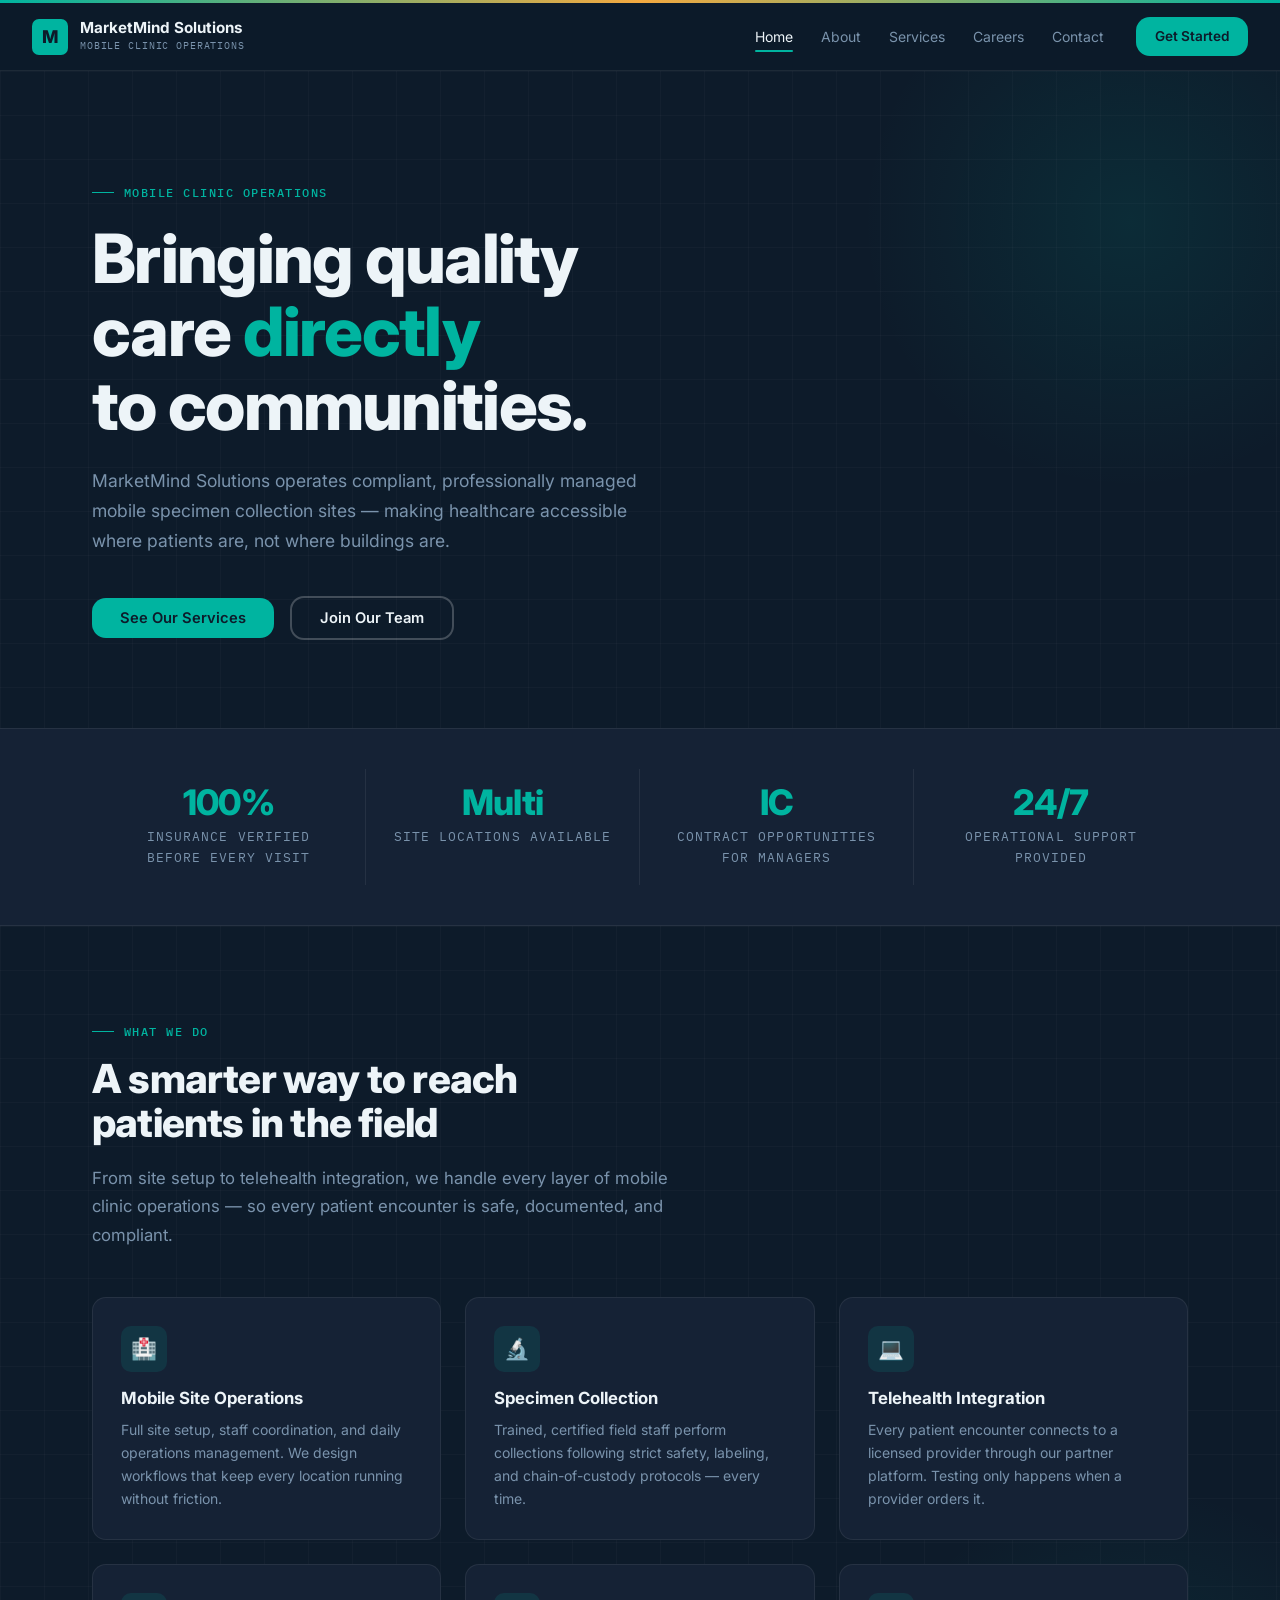
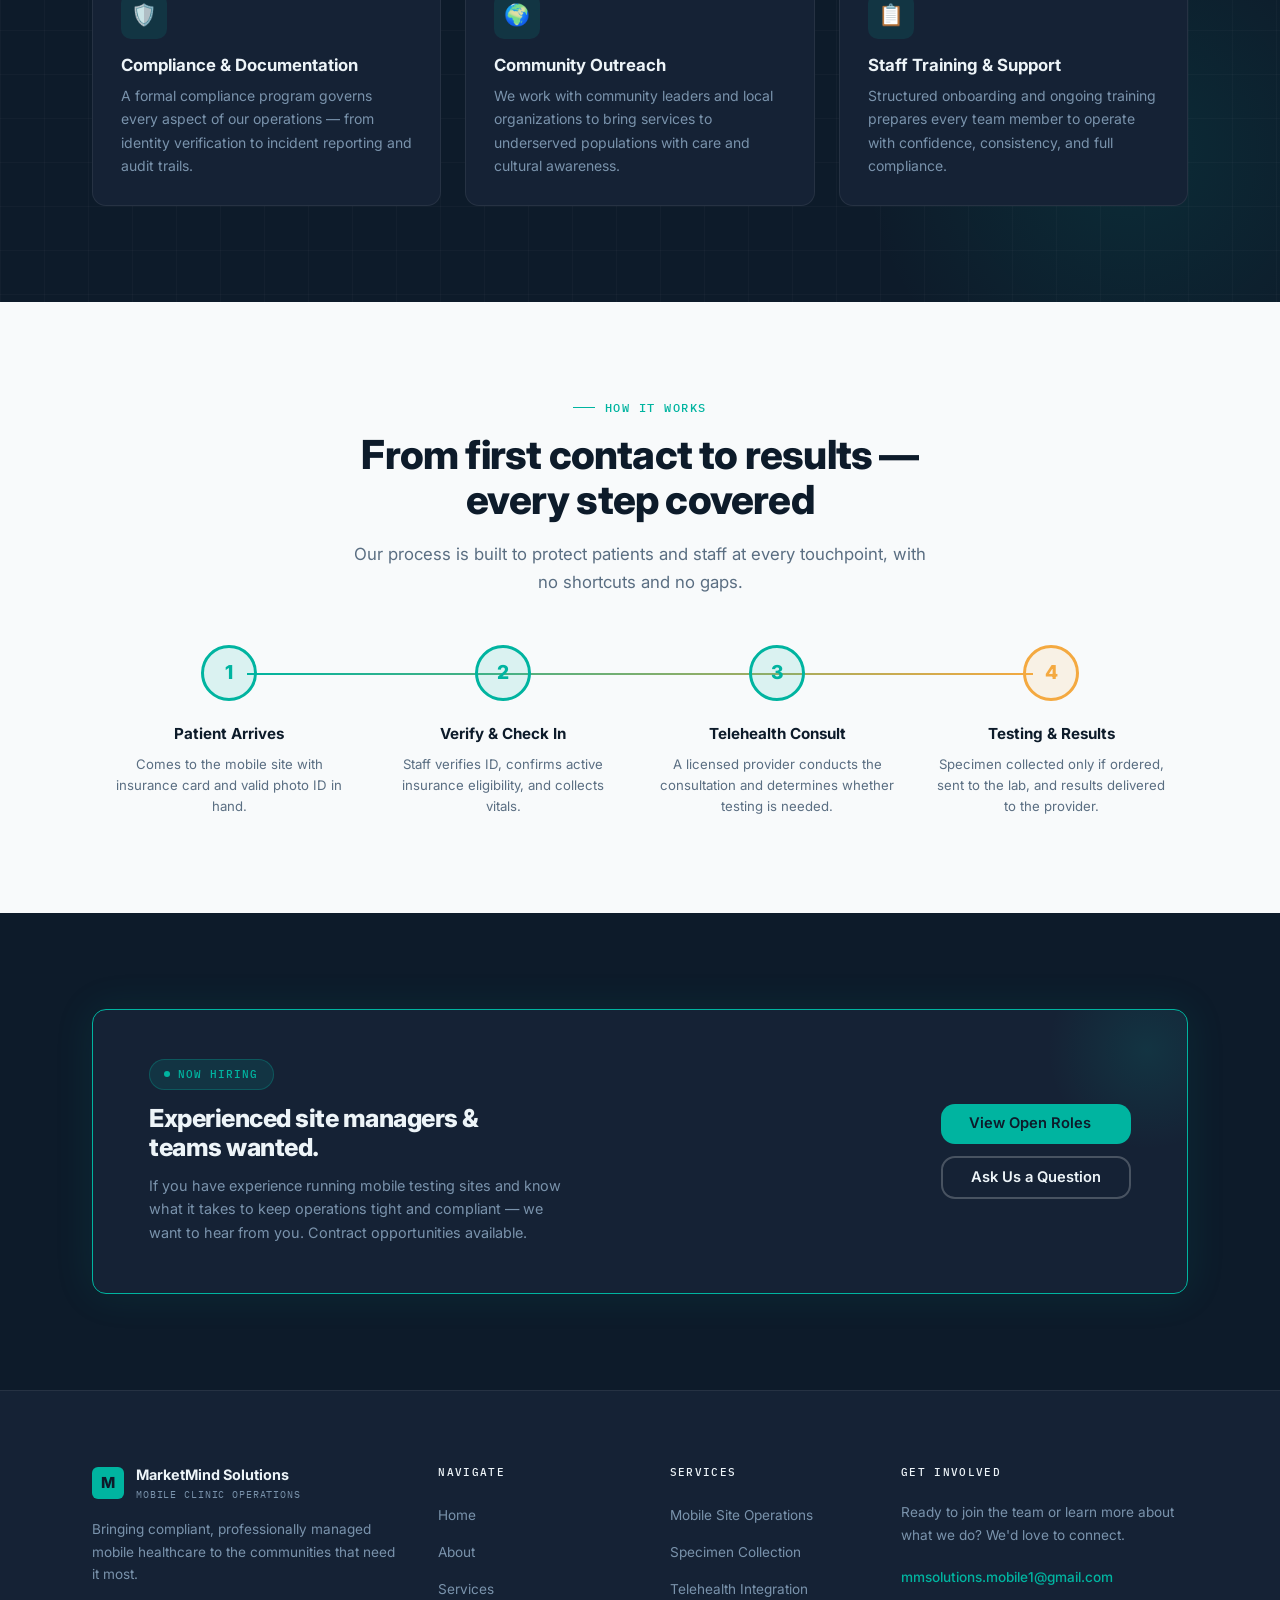
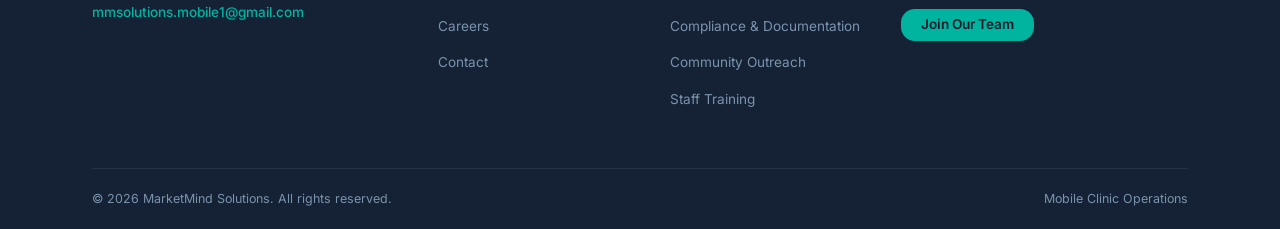
<file: index.html>
<!DOCTYPE html>
<html lang="en">
<head>
  <meta charset="UTF-8" />
  <meta name="viewport" content="width=device-width, initial-scale=1.0" />
  <meta name="description" content="MarketMind Solutions operates compliant, professionally managed mobile specimen collection sites — making healthcare accessible where patients are." />
  <title>MarketMind Solutions | Mobile Clinic Operations</title>
  <link rel="stylesheet" href="styles.css" />
</head>
<body>

  <!-- TOP GRADIENT BAR -->
  <div class="top-bar"></div>

  <!-- NAVIGATION -->
  <nav class="nav">
    <a href="index.html" class="nav-logo">
      <div class="nav-logo-icon">M</div>
      <div>
        <div class="nav-logo-name">MarketMind Solutions</div>
        <div class="nav-logo-sub">Mobile Clinic Operations</div>
      </div>
    </a>
    <div class="nav-right">
      <ul class="nav-links">
        <li><a href="index.html" class="active">Home</a></li>
        <li><a href="about.html">About</a></li>
        <li><a href="services.html">Services</a></li>
        <li><a href="careers.html">Careers</a></li>
        <li><a href="contact.html">Contact</a></li>
      </ul>
      <a href="contact.html" class="btn-nav">Get Started</a>
    </div>
    <button class="hamburger" id="hamburger" aria-label="Open menu">
      <span></span><span></span><span></span>
    </button>
  </nav>

  <!-- MOBILE NAV -->
  <div class="nav-mobile" id="mobileNav">
    <a href="index.html" class="active">Home</a>
    <a href="about.html">About</a>
    <a href="services.html">Services</a>
    <a href="careers.html">Careers</a>
    <a href="contact.html">Contact</a>
    <a href="contact.html" class="btn-nav">Get Started</a>
  </div>

  <main class="page-top">

    <!-- ==========================================
         SECTION 1 — HERO
    =========================================== -->
    <section class="section-dark grid-texture hero">
      <div class="glow glow-tr"></div>
      <div class="container">
        <div class="eyebrow hero-eyebrow">Mobile Clinic Operations</div>
        <h1 class="hero-headline">
          Bringing quality<br>
          care <span class="text-teal">directly</span><br>
          to communities.
        </h1>
        <p class="hero-sub">
          MarketMind Solutions operates compliant, professionally managed mobile specimen collection sites — making healthcare accessible where patients are, not where buildings are.
        </p>
        <div class="btn-group">
          <a href="services.html" class="btn btn-primary">See Our Services</a>
          <a href="careers.html" class="btn btn-outline">Join Our Team</a>
        </div>
      </div>
    </section>

    <!-- ==========================================
         SECTION 2 — STATS BAR
    =========================================== -->
    <section class="section-dark-alt stats-bar">
      <div class="container">
        <div class="stats-grid">
          <div class="stat-item reveal">
            <div class="stat-number">100%</div>
            <div class="stat-label">Insurance verified before every visit</div>
          </div>
          <div class="stat-item reveal">
            <div class="stat-number">Multi</div>
            <div class="stat-label">Site locations available</div>
          </div>
          <div class="stat-item reveal">
            <div class="stat-number">IC</div>
            <div class="stat-label">Contract opportunities for managers</div>
          </div>
          <div class="stat-item reveal">
            <div class="stat-number">24/7</div>
            <div class="stat-label">Operational support provided</div>
          </div>
        </div>
      </div>
    </section>

    <!-- ==========================================
         SECTION 3 — WHAT WE DO
    =========================================== -->
    <section class="section-dark grid-texture section-pad">
      <div class="glow glow-br"></div>
      <div class="container">
        <div class="eyebrow reveal">What We Do</div>
        <h2 class="section-title reveal">A smarter way to reach<br>patients in the field</h2>
        <p class="section-intro reveal">
          From site setup to telehealth integration, we handle every layer of mobile clinic operations — so every patient encounter is safe, documented, and compliant.
        </p>
        <div class="grid-3">
          <div class="card reveal">
            <div class="card-icon">🏥</div>
            <div class="card-title">Mobile Site Operations</div>
            <div class="card-desc">Full site setup, staff coordination, and daily operations management. We design workflows that keep every location running without friction.</div>
          </div>
          <div class="card reveal">
            <div class="card-icon">🔬</div>
            <div class="card-title">Specimen Collection</div>
            <div class="card-desc">Trained, certified field staff perform collections following strict safety, labeling, and chain-of-custody protocols — every time.</div>
          </div>
          <div class="card reveal">
            <div class="card-icon">💻</div>
            <div class="card-title">Telehealth Integration</div>
            <div class="card-desc">Every patient encounter connects to a licensed provider through our partner platform. Testing only happens when a provider orders it.</div>
          </div>
          <div class="card reveal">
            <div class="card-icon">🛡️</div>
            <div class="card-title">Compliance &amp; Documentation</div>
            <div class="card-desc">A formal compliance program governs every aspect of our operations — from identity verification to incident reporting and audit trails.</div>
          </div>
          <div class="card reveal">
            <div class="card-icon">🌍</div>
            <div class="card-title">Community Outreach</div>
            <div class="card-desc">We work with community leaders and local organizations to bring services to underserved populations with care and cultural awareness.</div>
          </div>
          <div class="card reveal">
            <div class="card-icon">📋</div>
            <div class="card-title">Staff Training &amp; Support</div>
            <div class="card-desc">Structured onboarding and ongoing training prepares every team member to operate with confidence, consistency, and full compliance.</div>
          </div>
        </div>
      </div>
    </section>

    <!-- ==========================================
         SECTION 4 — HOW IT WORKS
    =========================================== -->
    <section class="section-light section-pad">
      <div class="container">
        <div class="text-center">
          <div class="eyebrow reveal" style="justify-content:center;">How It Works</div>
          <h2 class="section-title reveal">From first contact to results —<br>every step covered</h2>
          <p class="section-intro reveal">Our process is built to protect patients and staff at every touchpoint, with no shortcuts and no gaps.</p>
        </div>
        <div class="steps-wrapper">
          <div class="steps-connector"></div>
          <div class="step reveal">
            <div class="step-circle teal">1</div>
            <div class="step-title">Patient Arrives</div>
            <div class="step-desc">Comes to the mobile site with insurance card and valid photo ID in hand.</div>
          </div>
          <div class="step reveal">
            <div class="step-circle teal">2</div>
            <div class="step-title">Verify &amp; Check In</div>
            <div class="step-desc">Staff verifies ID, confirms active insurance eligibility, and collects vitals.</div>
          </div>
          <div class="step reveal">
            <div class="step-circle teal">3</div>
            <div class="step-title">Telehealth Consult</div>
            <div class="step-desc">A licensed provider conducts the consultation and determines whether testing is needed.</div>
          </div>
          <div class="step reveal">
            <div class="step-circle gold">4</div>
            <div class="step-title">Testing &amp; Results</div>
            <div class="step-desc">Specimen collected only if ordered, sent to the lab, and results delivered to the provider.</div>
          </div>
        </div>
      </div>
    </section>

    <!-- ==========================================
         SECTION 5 — HIRING CTA BANNER
    =========================================== -->
    <section class="section-dark section-pad">
      <div class="container">
        <div class="cta-banner reveal">
          <div class="cta-banner-left">
            <div class="badge">Now Hiring</div>
            <div class="cta-banner-headline">Experienced site managers &amp;<br>teams wanted.</div>
            <div class="cta-banner-desc">If you have experience running mobile testing sites and know what it takes to keep operations tight and compliant — we want to hear from you. Contract opportunities available.</div>
          </div>
          <div class="cta-banner-right">
            <a href="careers.html" class="btn btn-primary">View Open Roles</a>
            <a href="contact.html" class="btn btn-outline">Ask Us a Question</a>
          </div>
        </div>
      </div>
    </section>

  </main>

  <!-- ==========================================
       FOOTER
  =========================================== -->
  <footer class="footer">
    <div class="container">
      <div class="footer-grid">
        <div>
          <a href="index.html" class="footer-logo-wrap">
            <div class="footer-logo-icon">M</div>
            <div>
              <div style="font-size:0.9rem;font-weight:700;color:var(--text-light);">MarketMind Solutions</div>
              <div style="font-family:'IBM Plex Mono',monospace;font-size:0.6rem;color:var(--text-slate);text-transform:uppercase;letter-spacing:0.09em;">Mobile Clinic Operations</div>
            </div>
          </a>
          <p class="footer-tagline">Bringing compliant, professionally managed mobile healthcare to the communities that need it most.</p>
          <a href="mailto:mmsolutions.mobile1@gmail.com" class="footer-email">mmsolutions.mobile1@gmail.com</a>
        </div>
        <div>
          <div class="footer-col-title">Navigate</div>
          <ul class="footer-links">
            <li><a href="index.html">Home</a></li>
            <li><a href="about.html">About</a></li>
            <li><a href="services.html">Services</a></li>
            <li><a href="careers.html">Careers</a></li>
            <li><a href="contact.html">Contact</a></li>
          </ul>
        </div>
        <div>
          <div class="footer-col-title">Services</div>
          <ul class="footer-links">
            <li><a href="services.html">Mobile Site Operations</a></li>
            <li><a href="services.html">Specimen Collection</a></li>
            <li><a href="services.html">Telehealth Integration</a></li>
            <li><a href="services.html">Compliance &amp; Documentation</a></li>
            <li><a href="services.html">Community Outreach</a></li>
            <li><a href="services.html">Staff Training</a></li>
          </ul>
        </div>
        <div>
          <div class="footer-col-title">Get Involved</div>
          <p class="footer-contact-blurb">Ready to join the team or learn more about what we do? We'd love to connect.</p>
          <a href="mailto:mmsolutions.mobile1@gmail.com" class="footer-email" style="display:block;margin-bottom:1.25rem;">mmsolutions.mobile1@gmail.com</a>
          <a href="careers.html" class="btn btn-primary" style="font-size:0.85rem;padding:0.6rem 1.25rem;">Join Our Team</a>
        </div>
      </div>
      <div class="footer-bottom">
        <span>&copy; 2026 MarketMind Solutions. All rights reserved.</span>
        <span>Mobile Clinic Operations</span>
      </div>
    </div>
  </footer>

  <script>
    // Hamburger menu
    const hamburger = document.getElementById('hamburger');
    const mobileNav = document.getElementById('mobileNav');
    hamburger.addEventListener('click', () => {
      hamburger.classList.toggle('open');
      mobileNav.classList.toggle('open');
    });

    // Scroll reveal
    const reveals = document.querySelectorAll('.reveal');
    const observer = new IntersectionObserver((entries) => {
      entries.forEach((entry, i) => {
        if (entry.isIntersecting) {
          setTimeout(() => entry.target.classList.add('visible'), i * 60);
          observer.unobserve(entry.target);
        }
      });
    }, { threshold: 0.1 });
    reveals.forEach(el => observer.observe(el));
  </script>

</body>
</html>
</file>
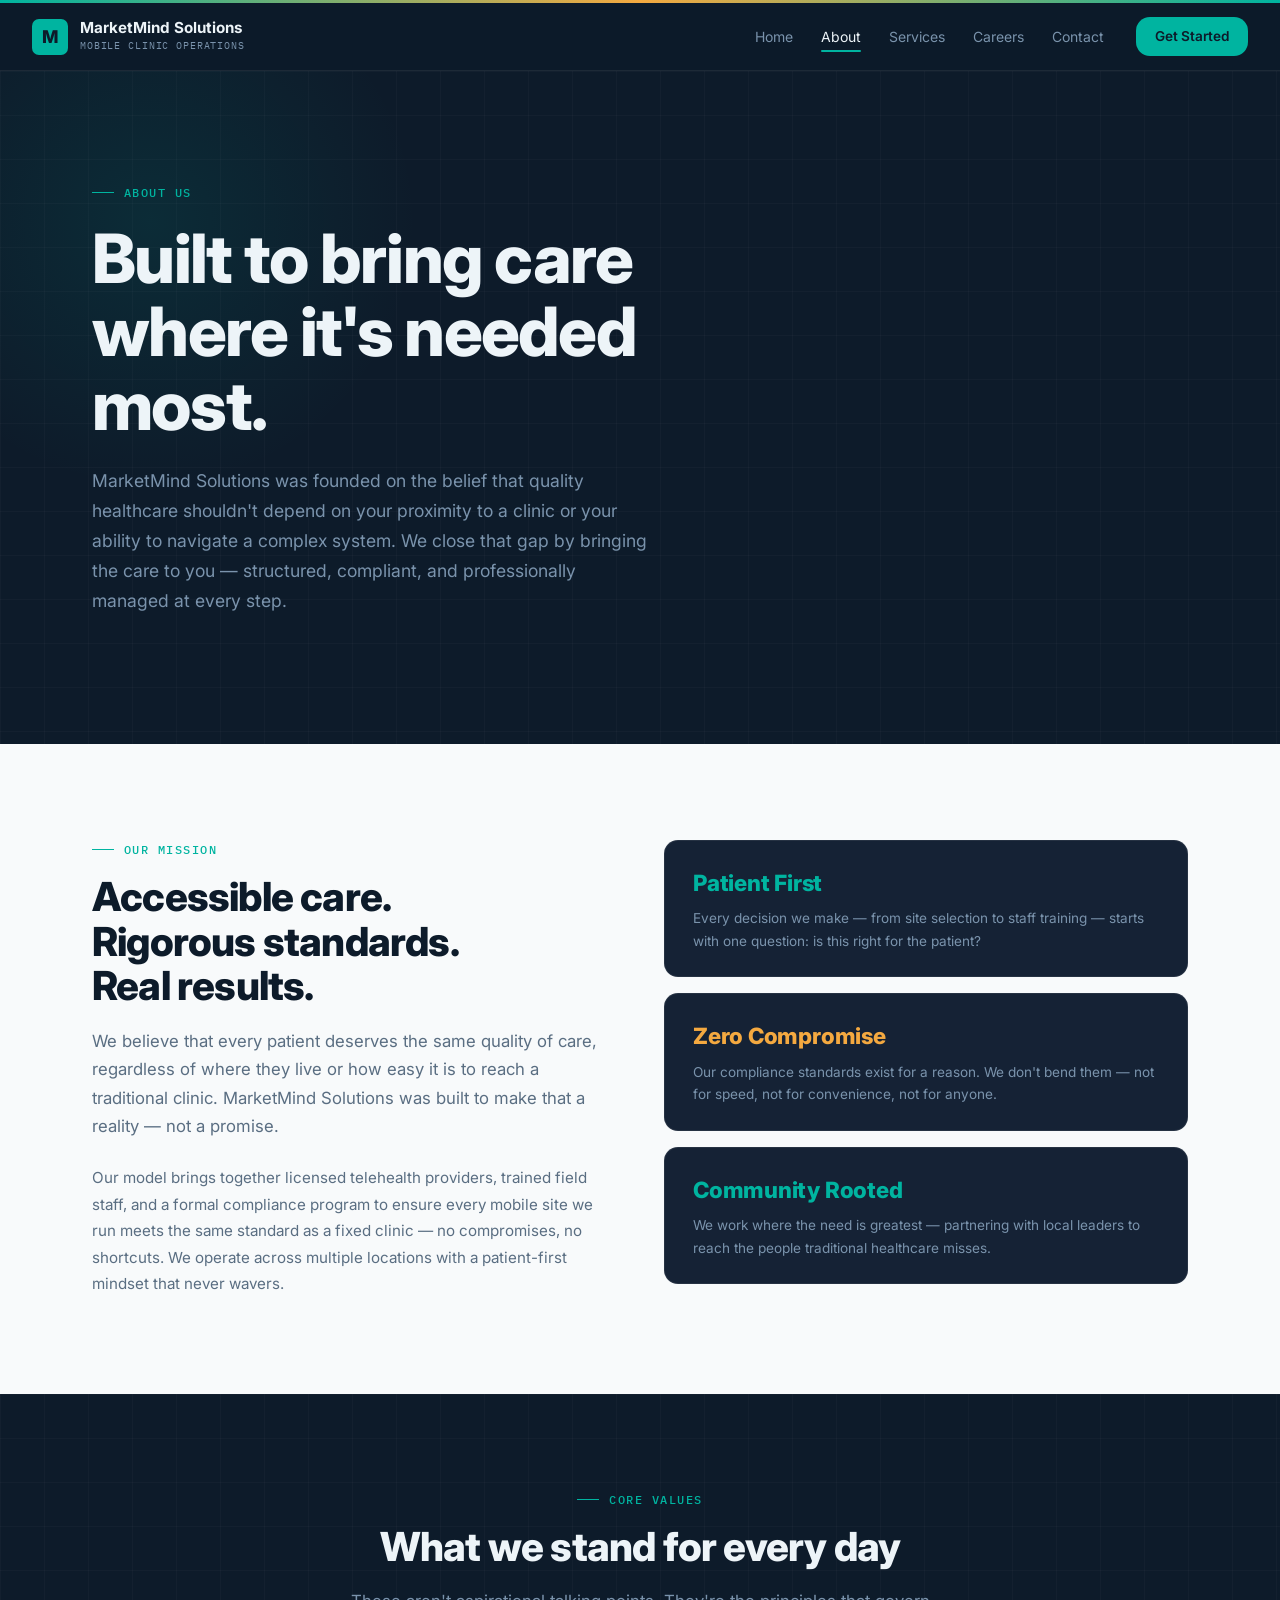
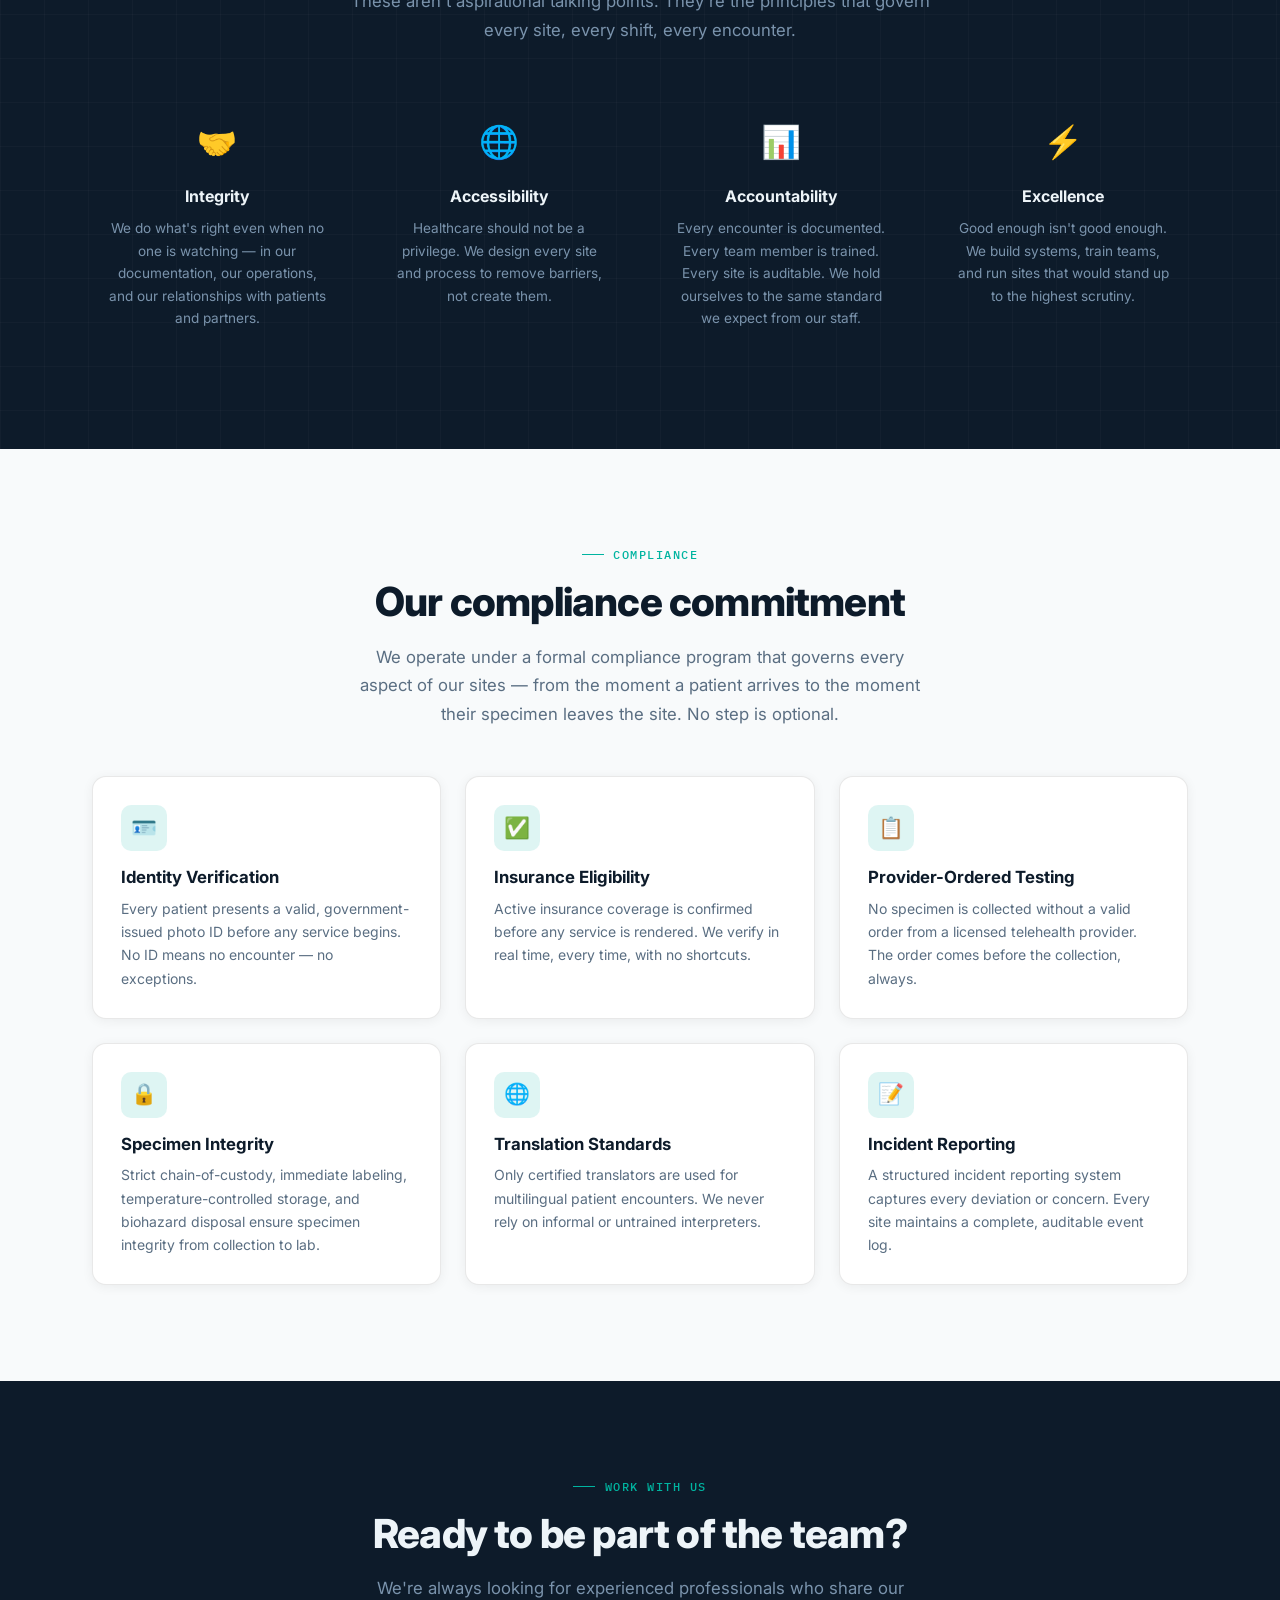
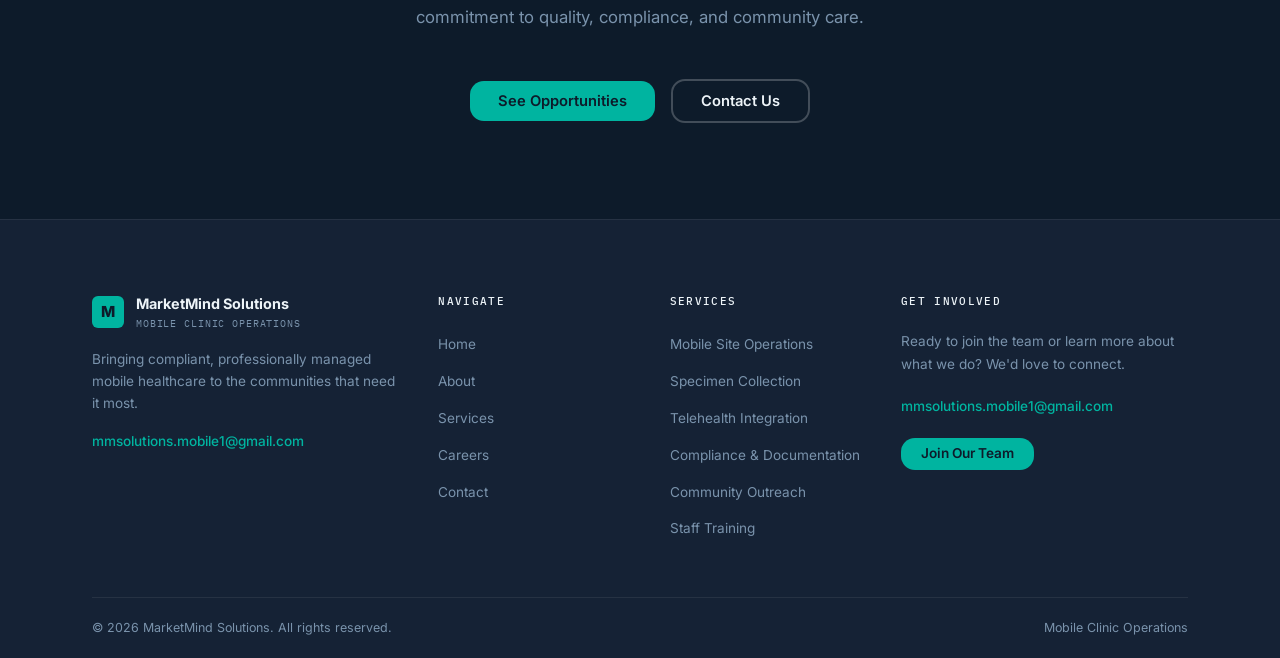
<file: about.html>
<!DOCTYPE html>
<html lang="en">
<head>
  <meta charset="UTF-8" />
  <meta name="viewport" content="width=device-width, initial-scale=1.0" />
  <meta name="description" content="Learn about MarketMind Solutions — our mission, values, and commitment to compliant mobile clinic operations." />
  <title>About Us | MarketMind Solutions</title>
  <link rel="stylesheet" href="styles.css" />
</head>
<body>

  <div class="top-bar"></div>

  <nav class="nav">
    <a href="index.html" class="nav-logo">
      <div class="nav-logo-icon">M</div>
      <div>
        <div class="nav-logo-name">MarketMind Solutions</div>
        <div class="nav-logo-sub">Mobile Clinic Operations</div>
      </div>
    </a>
    <div class="nav-right">
      <ul class="nav-links">
        <li><a href="index.html">Home</a></li>
        <li><a href="about.html" class="active">About</a></li>
        <li><a href="services.html">Services</a></li>
        <li><a href="careers.html">Careers</a></li>
        <li><a href="contact.html">Contact</a></li>
      </ul>
      <a href="contact.html" class="btn-nav">Get Started</a>
    </div>
    <button class="hamburger" id="hamburger" aria-label="Open menu">
      <span></span><span></span><span></span>
    </button>
  </nav>

  <div class="nav-mobile" id="mobileNav">
    <a href="index.html">Home</a>
    <a href="about.html" class="active">About</a>
    <a href="services.html">Services</a>
    <a href="careers.html">Careers</a>
    <a href="contact.html">Contact</a>
    <a href="contact.html" class="btn-nav">Get Started</a>
  </div>

  <main class="page-top">

    <!-- ==========================================
         SECTION 1 — HERO
    =========================================== -->
    <section class="section-dark grid-texture hero">
      <div class="glow glow-tl"></div>
      <div class="container">
        <div class="eyebrow hero-eyebrow reveal">About Us</div>
        <h1 class="hero-headline reveal">
          Built to bring care<br>where it's needed most.
        </h1>
        <p class="hero-sub reveal">
          MarketMind Solutions was founded on the belief that quality healthcare shouldn't depend on your proximity to a clinic or your ability to navigate a complex system. We close that gap by bringing the care to you — structured, compliant, and professionally managed at every step.
        </p>
      </div>
    </section>

    <!-- ==========================================
         SECTION 2 — MISSION
    =========================================== -->
    <section class="section-light section-pad">
      <div class="container">
        <div class="grid-2" style="align-items:start;">
          <div>
            <div class="eyebrow reveal">Our Mission</div>
            <h2 class="section-title reveal">Accessible care.<br>Rigorous standards.<br>Real results.</h2>
            <p class="section-intro reveal" style="margin-bottom:1.5rem;">
              We believe that every patient deserves the same quality of care, regardless of where they live or how easy it is to reach a traditional clinic. MarketMind Solutions was built to make that a reality — not a promise.
            </p>
            <p style="font-size:0.95rem;color:#5a6e82;line-height:1.75;" class="reveal">
              Our model brings together licensed telehealth providers, trained field staff, and a formal compliance program to ensure every mobile site we run meets the same standard as a fixed clinic — no compromises, no shortcuts. We operate across multiple locations with a patient-first mindset that never wavers.
            </p>
          </div>
          <div>
            <div class="mission-stat-card reveal" style="background:var(--bg-secondary);border-color:var(--border-dark);">
              <div class="mission-stat-value text-teal">Patient First</div>
              <div class="mission-stat-desc">Every decision we make — from site selection to staff training — starts with one question: is this right for the patient?</div>
            </div>
            <div class="mission-stat-card reveal" style="background:var(--bg-secondary);border-color:var(--border-dark);">
              <div class="mission-stat-value text-gold">Zero Compromise</div>
              <div class="mission-stat-desc">Our compliance standards exist for a reason. We don't bend them — not for speed, not for convenience, not for anyone.</div>
            </div>
            <div class="mission-stat-card reveal" style="background:var(--bg-secondary);border-color:var(--border-dark);">
              <div class="mission-stat-value text-teal">Community Rooted</div>
              <div class="mission-stat-desc">We work where the need is greatest — partnering with local leaders to reach the people traditional healthcare misses.</div>
            </div>
          </div>
        </div>
      </div>
    </section>

    <!-- ==========================================
         SECTION 3 — VALUES
    =========================================== -->
    <section class="section-dark grid-texture section-pad">
      <div class="container">
        <div class="text-center">
          <div class="eyebrow reveal" style="justify-content:center;">Core Values</div>
          <h2 class="section-title reveal">What we stand for every day</h2>
          <p class="section-intro reveal">These aren't aspirational talking points. They're the principles that govern every site, every shift, every encounter.</p>
        </div>
        <div class="grid-4">
          <div class="value-block reveal">
            <div class="value-emoji">🤝</div>
            <div class="value-title">Integrity</div>
            <div class="value-desc">We do what's right even when no one is watching — in our documentation, our operations, and our relationships with patients and partners.</div>
          </div>
          <div class="value-block reveal">
            <div class="value-emoji">🌐</div>
            <div class="value-title">Accessibility</div>
            <div class="value-desc">Healthcare should not be a privilege. We design every site and process to remove barriers, not create them.</div>
          </div>
          <div class="value-block reveal">
            <div class="value-emoji">📊</div>
            <div class="value-title">Accountability</div>
            <div class="value-desc">Every encounter is documented. Every team member is trained. Every site is auditable. We hold ourselves to the same standard we expect from our staff.</div>
          </div>
          <div class="value-block reveal">
            <div class="value-emoji">⚡</div>
            <div class="value-title">Excellence</div>
            <div class="value-desc">Good enough isn't good enough. We build systems, train teams, and run sites that would stand up to the highest scrutiny.</div>
          </div>
        </div>
      </div>
    </section>

    <!-- ==========================================
         SECTION 4 — COMPLIANCE COMMITMENT
    =========================================== -->
    <section class="section-light section-pad">
      <div class="container">
        <div class="text-center">
          <div class="eyebrow reveal" style="justify-content:center;">Compliance</div>
          <h2 class="section-title reveal">Our compliance commitment</h2>
          <p class="section-intro reveal">
            We operate under a formal compliance program that governs every aspect of our sites — from the moment a patient arrives to the moment their specimen leaves the site. No step is optional.
          </p>
        </div>
        <div class="grid-3">
          <div class="card-light reveal">
            <div class="card-icon">🪪</div>
            <div class="card-title">Identity Verification</div>
            <div class="card-desc">Every patient presents a valid, government-issued photo ID before any service begins. No ID means no encounter — no exceptions.</div>
          </div>
          <div class="card-light reveal">
            <div class="card-icon">✅</div>
            <div class="card-title">Insurance Eligibility</div>
            <div class="card-desc">Active insurance coverage is confirmed before any service is rendered. We verify in real time, every time, with no shortcuts.</div>
          </div>
          <div class="card-light reveal">
            <div class="card-icon">📋</div>
            <div class="card-title">Provider-Ordered Testing</div>
            <div class="card-desc">No specimen is collected without a valid order from a licensed telehealth provider. The order comes before the collection, always.</div>
          </div>
          <div class="card-light reveal">
            <div class="card-icon">🔒</div>
            <div class="card-title">Specimen Integrity</div>
            <div class="card-desc">Strict chain-of-custody, immediate labeling, temperature-controlled storage, and biohazard disposal ensure specimen integrity from collection to lab.</div>
          </div>
          <div class="card-light reveal">
            <div class="card-icon">🌐</div>
            <div class="card-title">Translation Standards</div>
            <div class="card-desc">Only certified translators are used for multilingual patient encounters. We never rely on informal or untrained interpreters.</div>
          </div>
          <div class="card-light reveal">
            <div class="card-icon">📝</div>
            <div class="card-title">Incident Reporting</div>
            <div class="card-desc">A structured incident reporting system captures every deviation or concern. Every site maintains a complete, auditable event log.</div>
          </div>
        </div>
      </div>
    </section>

    <!-- ==========================================
         SECTION 5 — CTA
    =========================================== -->
    <section class="section-dark section-pad">
      <div class="container text-center">
        <div class="eyebrow reveal" style="justify-content:center;">Work With Us</div>
        <h2 class="section-title reveal">Ready to be part of the team?</h2>
        <p class="section-intro reveal">We're always looking for experienced professionals who share our commitment to quality, compliance, and community care.</p>
        <div class="btn-group reveal" style="justify-content:center;">
          <a href="careers.html" class="btn btn-primary">See Opportunities</a>
          <a href="contact.html" class="btn btn-outline">Contact Us</a>
        </div>
      </div>
    </section>

  </main>

  <footer class="footer">
    <div class="container">
      <div class="footer-grid">
        <div>
          <a href="index.html" class="footer-logo-wrap">
            <div class="footer-logo-icon">M</div>
            <div>
              <div style="font-size:0.9rem;font-weight:700;color:var(--text-light);">MarketMind Solutions</div>
              <div style="font-family:'IBM Plex Mono',monospace;font-size:0.6rem;color:var(--text-slate);text-transform:uppercase;letter-spacing:0.09em;">Mobile Clinic Operations</div>
            </div>
          </a>
          <p class="footer-tagline">Bringing compliant, professionally managed mobile healthcare to the communities that need it most.</p>
          <a href="mailto:mmsolutions.mobile1@gmail.com" class="footer-email">mmsolutions.mobile1@gmail.com</a>
        </div>
        <div>
          <div class="footer-col-title">Navigate</div>
          <ul class="footer-links">
            <li><a href="index.html">Home</a></li>
            <li><a href="about.html">About</a></li>
            <li><a href="services.html">Services</a></li>
            <li><a href="careers.html">Careers</a></li>
            <li><a href="contact.html">Contact</a></li>
          </ul>
        </div>
        <div>
          <div class="footer-col-title">Services</div>
          <ul class="footer-links">
            <li><a href="services.html">Mobile Site Operations</a></li>
            <li><a href="services.html">Specimen Collection</a></li>
            <li><a href="services.html">Telehealth Integration</a></li>
            <li><a href="services.html">Compliance &amp; Documentation</a></li>
            <li><a href="services.html">Community Outreach</a></li>
            <li><a href="services.html">Staff Training</a></li>
          </ul>
        </div>
        <div>
          <div class="footer-col-title">Get Involved</div>
          <p class="footer-contact-blurb">Ready to join the team or learn more about what we do? We'd love to connect.</p>
          <a href="mailto:mmsolutions.mobile1@gmail.com" class="footer-email" style="display:block;margin-bottom:1.25rem;">mmsolutions.mobile1@gmail.com</a>
          <a href="careers.html" class="btn btn-primary" style="font-size:0.85rem;padding:0.6rem 1.25rem;">Join Our Team</a>
        </div>
      </div>
      <div class="footer-bottom">
        <span>&copy; 2026 MarketMind Solutions. All rights reserved.</span>
        <span>Mobile Clinic Operations</span>
      </div>
    </div>
  </footer>

  <script>
    const hamburger = document.getElementById('hamburger');
    const mobileNav = document.getElementById('mobileNav');
    hamburger.addEventListener('click', () => {
      hamburger.classList.toggle('open');
      mobileNav.classList.toggle('open');
    });
    const reveals = document.querySelectorAll('.reveal');
    const observer = new IntersectionObserver((entries) => {
      entries.forEach((entry, i) => {
        if (entry.isIntersecting) {
          setTimeout(() => entry.target.classList.add('visible'), i * 60);
          observer.unobserve(entry.target);
        }
      });
    }, { threshold: 0.1 });
    reveals.forEach(el => observer.observe(el));
  </script>

</body>
</html>
</file>
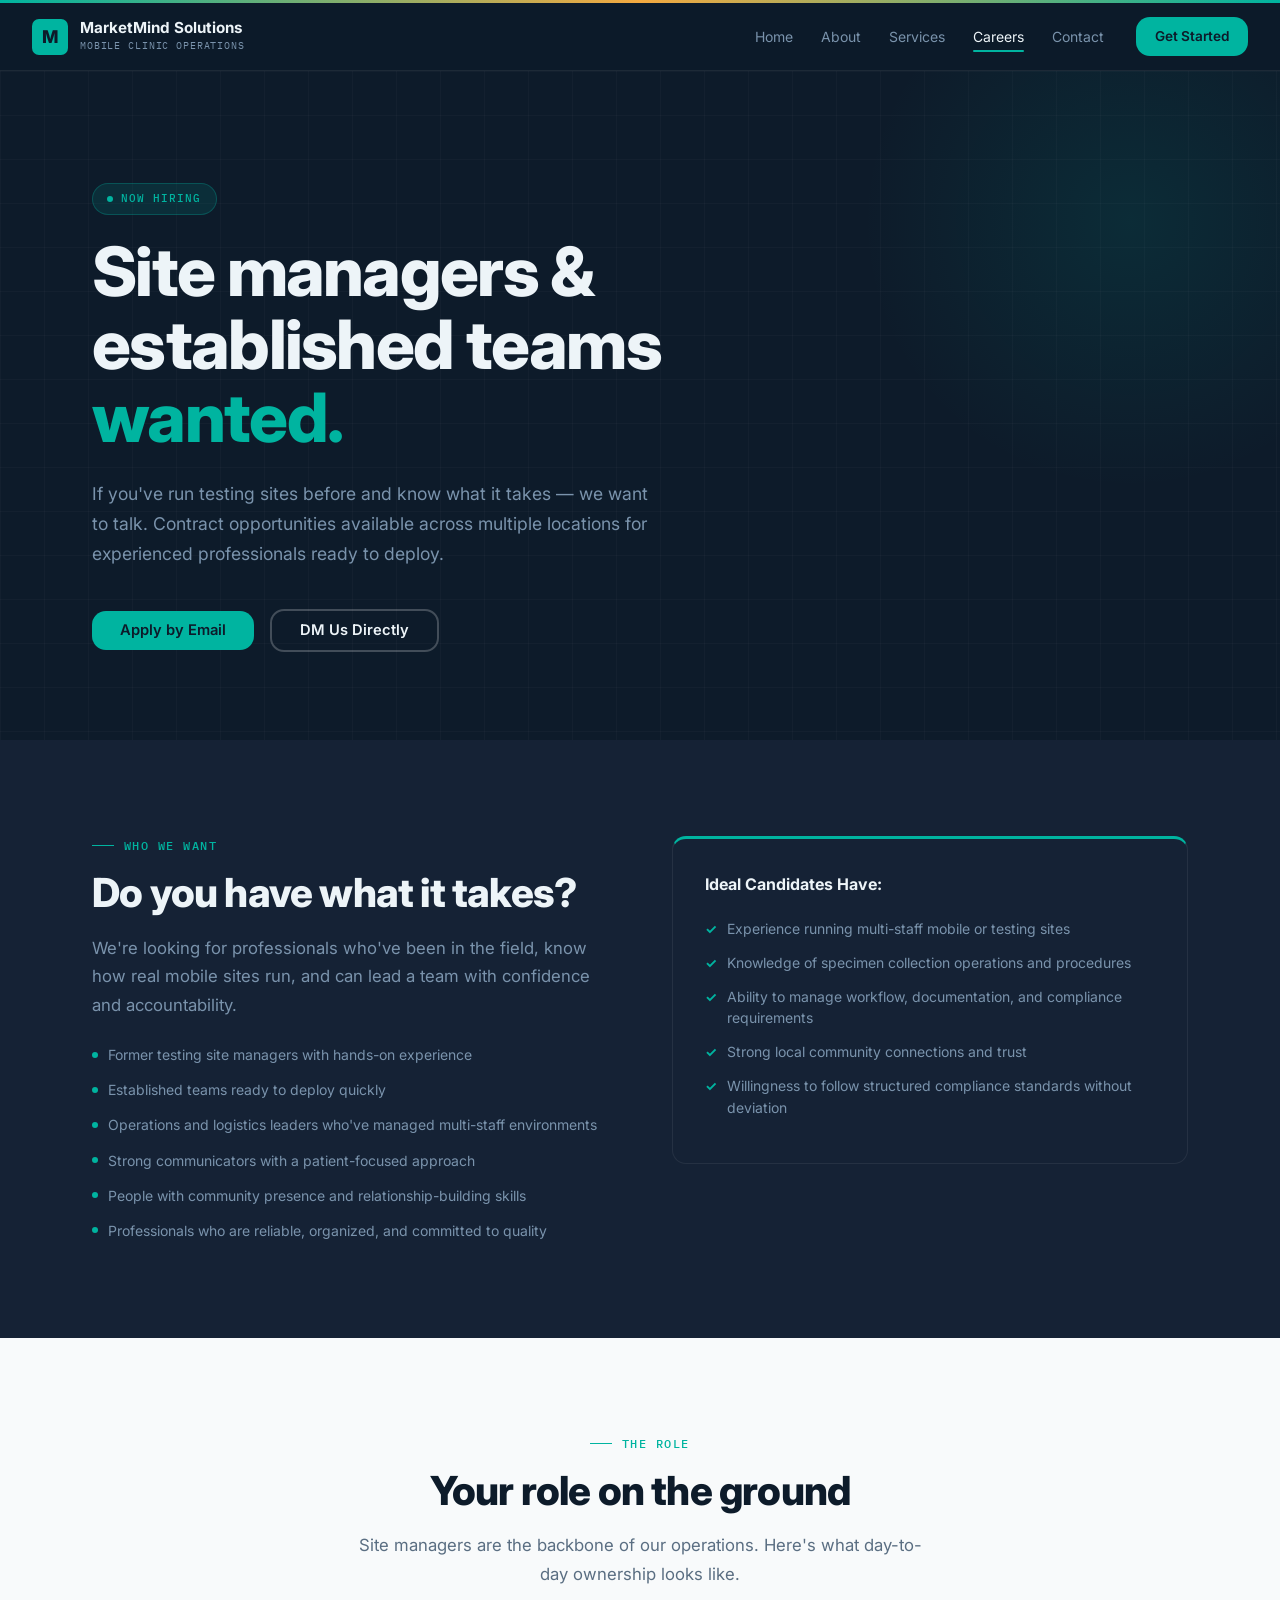
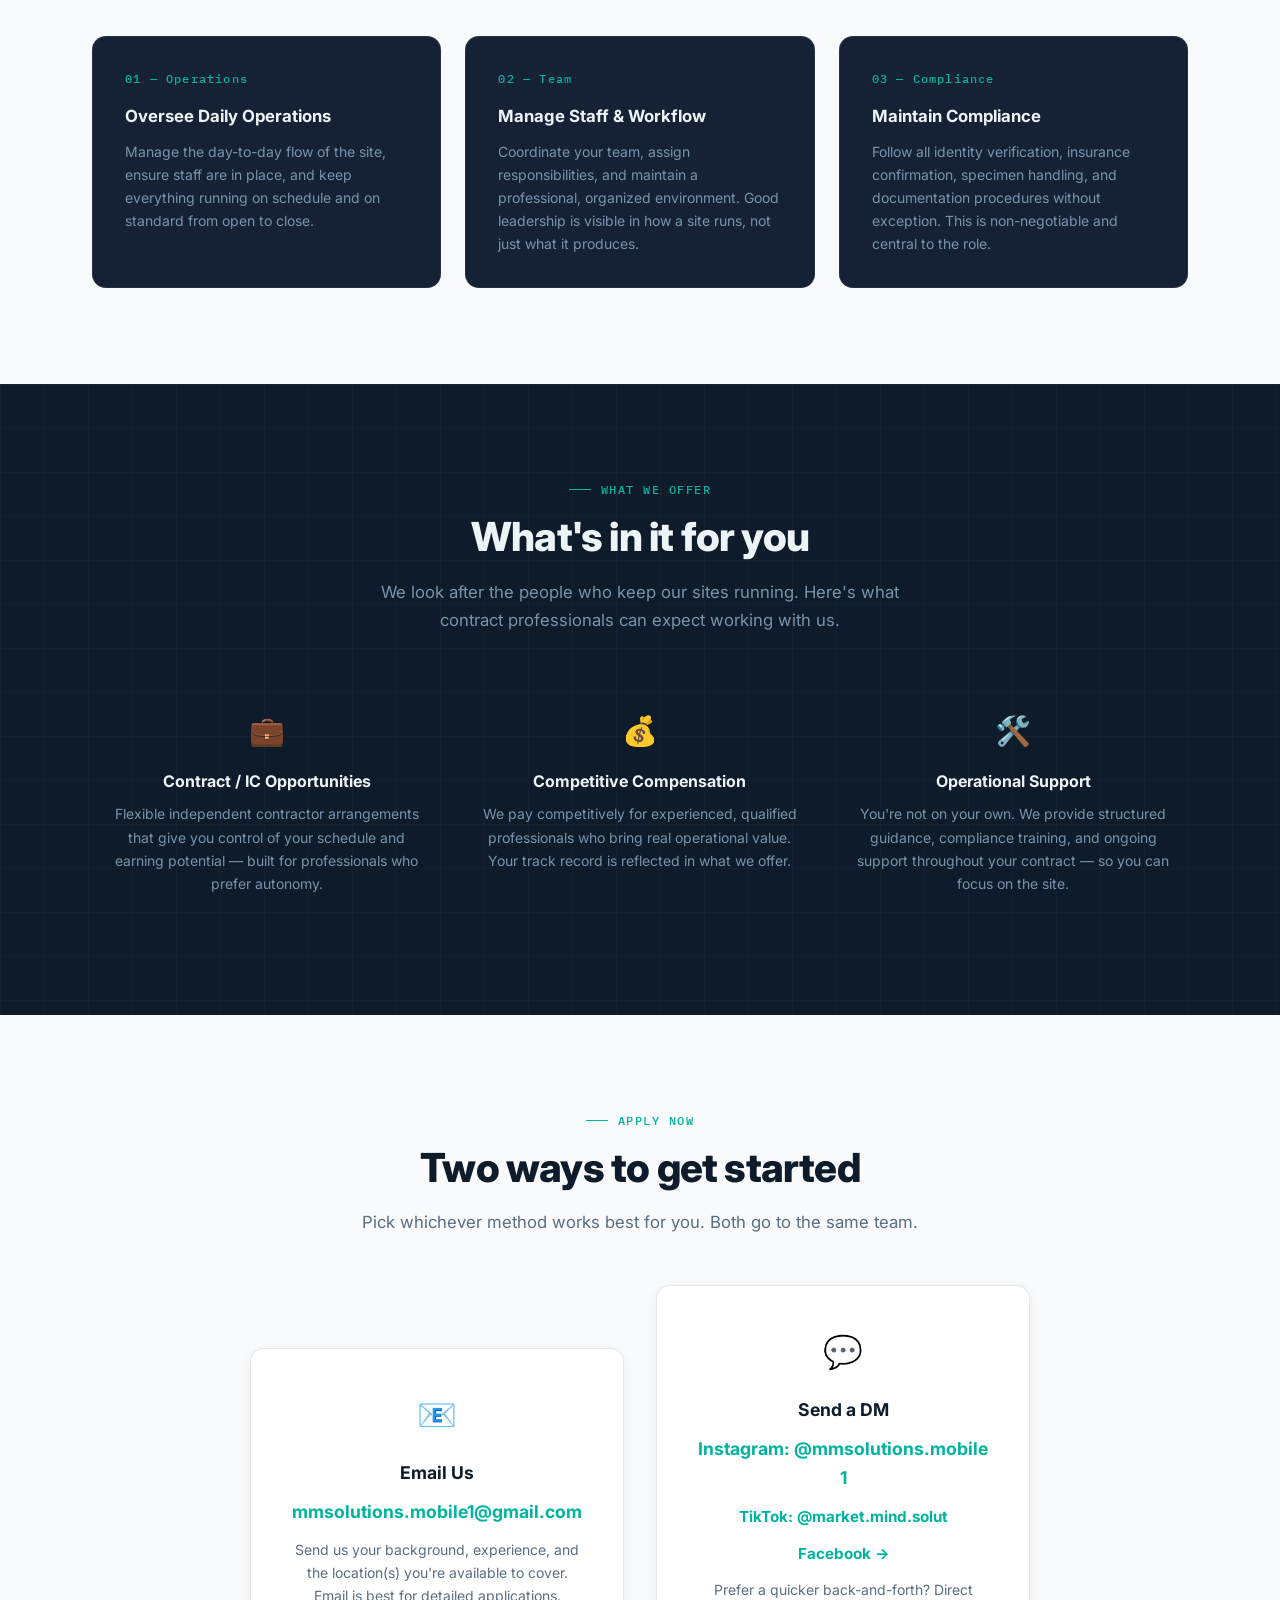
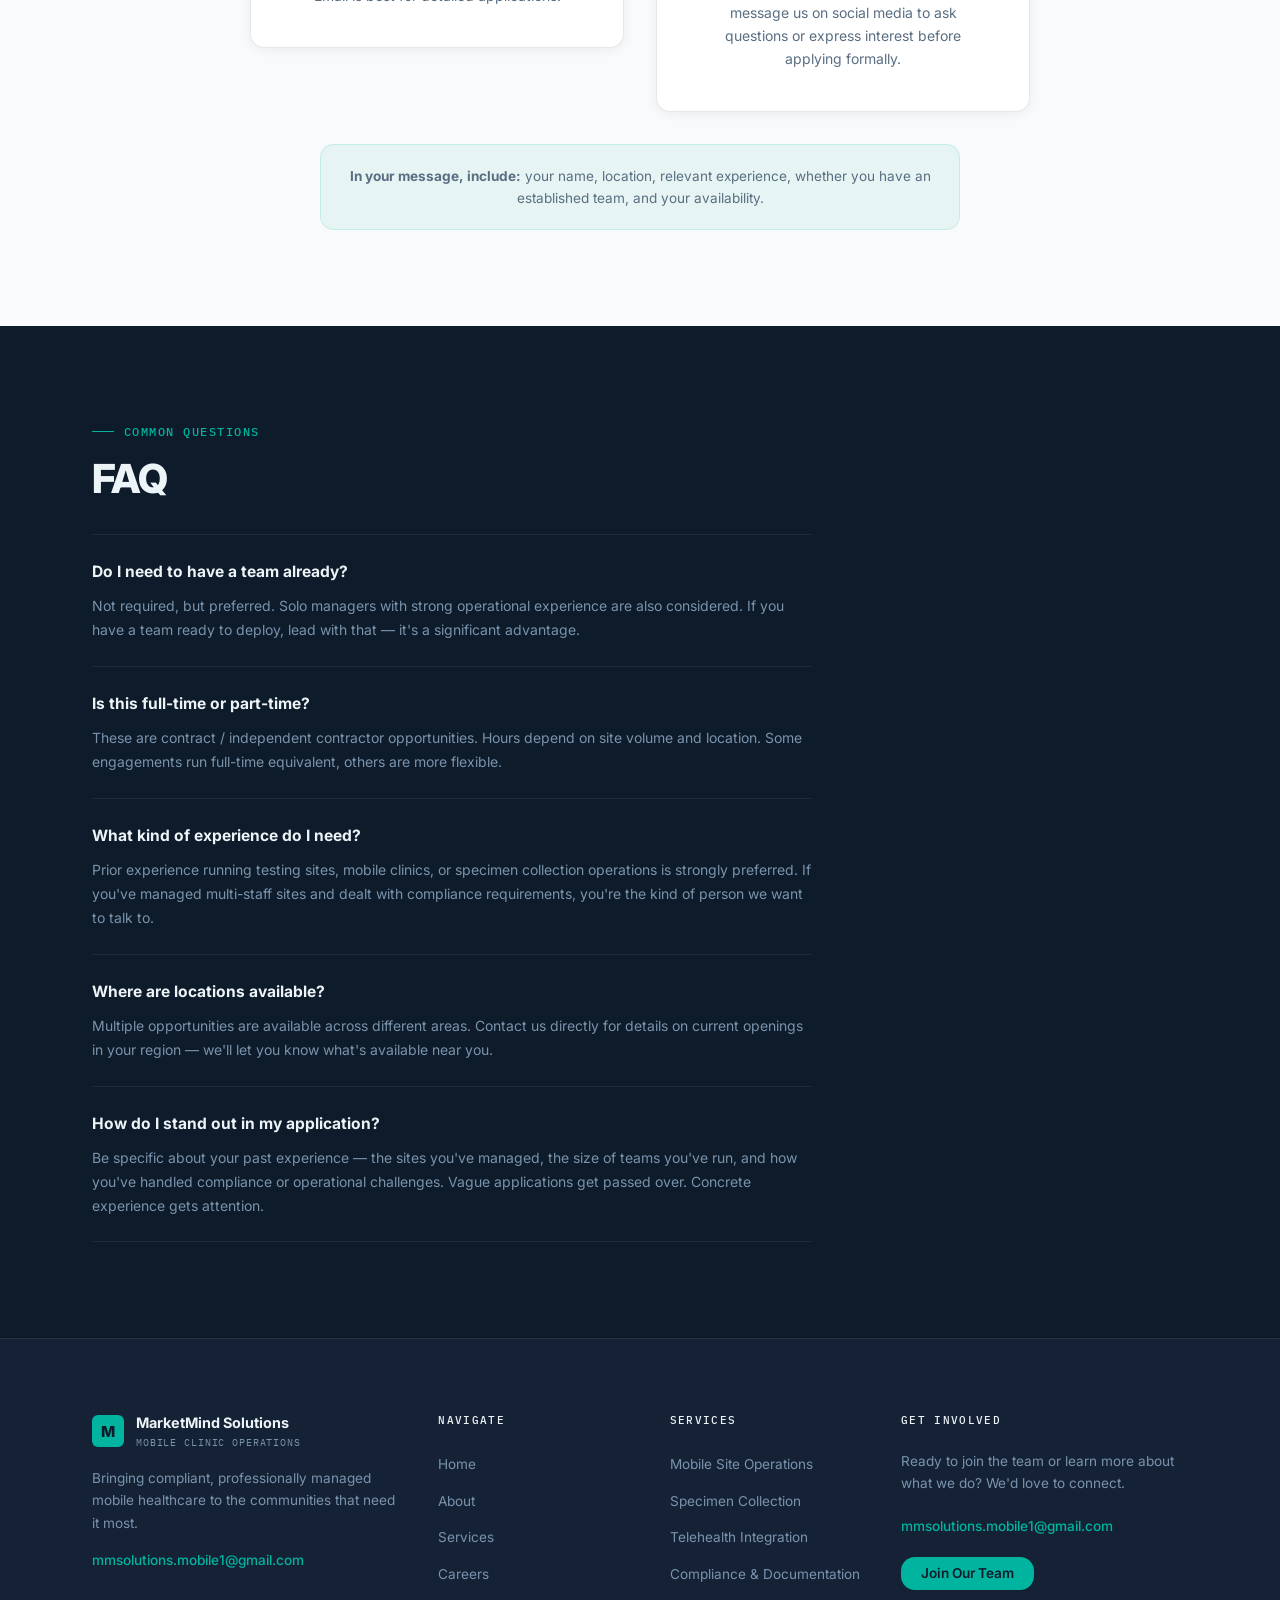
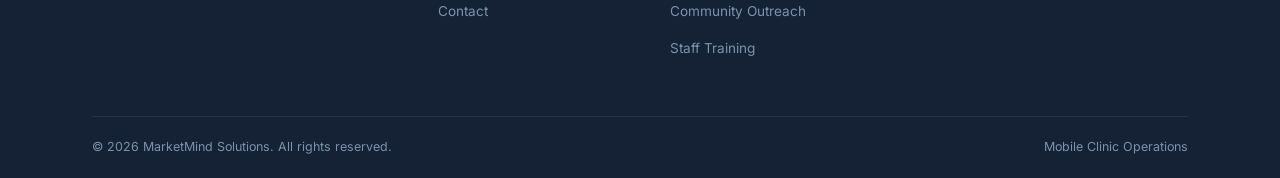
<file: careers.html>
<!DOCTYPE html>
<html lang="en">
<head>
  <meta charset="UTF-8" />
  <meta name="viewport" content="width=device-width, initial-scale=1.0" />
  <meta name="description" content="MarketMind Solutions is hiring experienced testing site managers and established teams. Contract opportunities available across multiple locations." />
  <title>Careers | MarketMind Solutions</title>
  <link rel="stylesheet" href="styles.css" />
</head>
<body>

  <div class="top-bar"></div>

  <nav class="nav">
    <a href="index.html" class="nav-logo">
      <div class="nav-logo-icon">M</div>
      <div>
        <div class="nav-logo-name">MarketMind Solutions</div>
        <div class="nav-logo-sub">Mobile Clinic Operations</div>
      </div>
    </a>
    <div class="nav-right">
      <ul class="nav-links">
        <li><a href="index.html">Home</a></li>
        <li><a href="about.html">About</a></li>
        <li><a href="services.html">Services</a></li>
        <li><a href="careers.html" class="active">Careers</a></li>
        <li><a href="contact.html">Contact</a></li>
      </ul>
      <a href="contact.html" class="btn-nav">Get Started</a>
    </div>
    <button class="hamburger" id="hamburger" aria-label="Open menu">
      <span></span><span></span><span></span>
    </button>
  </nav>

  <div class="nav-mobile" id="mobileNav">
    <a href="index.html">Home</a>
    <a href="about.html">About</a>
    <a href="services.html">Services</a>
    <a href="careers.html" class="active">Careers</a>
    <a href="contact.html">Contact</a>
    <a href="contact.html" class="btn-nav">Get Started</a>
  </div>

  <main class="page-top">

    <!-- ==========================================
         SECTION 1 — HERO
    =========================================== -->
    <section class="section-dark grid-texture hero">
      <div class="glow glow-tr"></div>
      <div class="container">
        <div class="badge reveal">Now Hiring</div>
        <h1 class="hero-headline reveal">
          Site managers &amp;<br>established teams<br><span class="text-teal">wanted.</span>
        </h1>
        <p class="hero-sub reveal">
          If you've run testing sites before and know what it takes — we want to talk. Contract opportunities available across multiple locations for experienced professionals ready to deploy.
        </p>
        <div class="btn-group reveal">
          <a href="mailto:mmsolutions.mobile1@gmail.com?subject=Application%20-%20Site%20Manager" class="btn btn-primary">Apply by Email</a>
          <a href="https://www.facebook.com/profile.php?id=61591374486582" class="btn btn-outline" target="_blank" rel="noopener">DM Us Directly</a>
        </div>
      </div>
    </section>

    <!-- ==========================================
         SECTION 2 — WHO WE'RE LOOKING FOR
    =========================================== -->
    <section class="section-dark-alt section-pad">
      <div class="container">
        <div class="grid-2" style="align-items:start; gap:4rem;">
          <div>
            <div class="eyebrow reveal">Who We Want</div>
            <h2 class="section-title reveal">Do you have what it takes?</h2>
            <p class="section-intro reveal" style="margin-bottom:1.5rem;">
              We're looking for professionals who've been in the field, know how real mobile sites run, and can lead a team with confidence and accountability.
            </p>
            <ul class="service-points reveal" style="gap:0.75rem;">
              <li>Former testing site managers with hands-on experience</li>
              <li>Established teams ready to deploy quickly</li>
              <li>Operations and logistics leaders who've managed multi-staff environments</li>
              <li>Strong communicators with a patient-focused approach</li>
              <li>People with community presence and relationship-building skills</li>
              <li>Professionals who are reliable, organized, and committed to quality</li>
            </ul>
          </div>
          <div class="requirements-card reveal">
            <h4>Ideal Candidates Have:</h4>
            <ul>
              <li>Experience running multi-staff mobile or testing sites</li>
              <li>Knowledge of specimen collection operations and procedures</li>
              <li>Ability to manage workflow, documentation, and compliance requirements</li>
              <li>Strong local community connections and trust</li>
              <li>Willingness to follow structured compliance standards without deviation</li>
            </ul>
          </div>
        </div>
      </div>
    </section>

    <!-- ==========================================
         SECTION 3 — WHAT YOU'LL DO
    =========================================== -->
    <section class="section-light section-pad">
      <div class="container">
        <div class="text-center">
          <div class="eyebrow reveal" style="justify-content:center;">The Role</div>
          <h2 class="section-title reveal">Your role on the ground</h2>
          <p class="section-intro reveal">Site managers are the backbone of our operations. Here's what day-to-day ownership looks like.</p>
        </div>
        <div class="grid-3">
          <div class="role-card reveal">
            <div class="role-num">01 — Operations</div>
            <div class="role-title">Oversee Daily Operations</div>
            <div class="role-desc">Manage the day-to-day flow of the site, ensure staff are in place, and keep everything running on schedule and on standard from open to close.</div>
          </div>
          <div class="role-card reveal">
            <div class="role-num">02 — Team</div>
            <div class="role-title">Manage Staff &amp; Workflow</div>
            <div class="role-desc">Coordinate your team, assign responsibilities, and maintain a professional, organized environment. Good leadership is visible in how a site runs, not just what it produces.</div>
          </div>
          <div class="role-card reveal">
            <div class="role-num">03 — Compliance</div>
            <div class="role-title">Maintain Compliance</div>
            <div class="role-desc">Follow all identity verification, insurance confirmation, specimen handling, and documentation procedures without exception. This is non-negotiable and central to the role.</div>
          </div>
        </div>
      </div>
    </section>

    <!-- ==========================================
         SECTION 4 — WHAT WE OFFER
    =========================================== -->
    <section class="section-dark grid-texture section-pad">
      <div class="container">
        <div class="text-center">
          <div class="eyebrow reveal" style="justify-content:center;">What We Offer</div>
          <h2 class="section-title reveal">What's in it for you</h2>
          <p class="section-intro reveal">We look after the people who keep our sites running. Here's what contract professionals can expect working with us.</p>
        </div>
        <div class="grid-3">
          <div class="offer-block reveal">
            <div class="offer-icon">💼</div>
            <div class="offer-title">Contract / IC Opportunities</div>
            <div class="offer-desc">Flexible independent contractor arrangements that give you control of your schedule and earning potential — built for professionals who prefer autonomy.</div>
          </div>
          <div class="offer-block reveal">
            <div class="offer-icon">💰</div>
            <div class="offer-title">Competitive Compensation</div>
            <div class="offer-desc">We pay competitively for experienced, qualified professionals who bring real operational value. Your track record is reflected in what we offer.</div>
          </div>
          <div class="offer-block reveal">
            <div class="offer-icon">🛠️</div>
            <div class="offer-title">Operational Support</div>
            <div class="offer-desc">You're not on your own. We provide structured guidance, compliance training, and ongoing support throughout your contract — so you can focus on the site.</div>
          </div>
        </div>
      </div>
    </section>

    <!-- ==========================================
         SECTION 5 — HOW TO APPLY
    =========================================== -->
    <section class="section-light section-pad">
      <div class="container">
        <div class="text-center">
          <div class="eyebrow reveal" style="justify-content:center;">Apply Now</div>
          <h2 class="section-title reveal">Two ways to get started</h2>
          <p class="section-intro reveal">Pick whichever method works best for you. Both go to the same team.</p>
        </div>
        <div class="grid-2" style="max-width:780px; margin:0 auto; gap:2rem;">
          <div class="apply-card reveal">
            <div class="apply-icon">📧</div>
            <div class="apply-title">Email Us</div>
            <a href="mailto:mmsolutions.mobile1@gmail.com?subject=Application%20-%20Site%20Manager" class="apply-contact">mmsolutions.mobile1@gmail.com</a>
            <div class="apply-desc">Send us your background, experience, and the location(s) you're available to cover. Email is best for detailed applications.</div>
          </div>
          <div class="apply-card reveal">
            <div class="apply-icon">💬</div>
            <div class="apply-title">Send a DM</div>
            <a href="https://www.instagram.com/mmsolutions.mobile1" class="apply-contact" target="_blank" rel="noopener">Instagram: @mmsolutions.mobile1</a>
            <a href="https://www.tiktok.com/@market.mind.solut" class="apply-contact" target="_blank" rel="noopener" style="font-size:0.95rem;">TikTok: @market.mind.solut</a>
            <a href="https://www.facebook.com/profile.php?id=61591374486582" class="apply-contact" target="_blank" rel="noopener" style="font-size:0.95rem;">Facebook →</a>
            <div class="apply-desc">Prefer a quicker back-and-forth? Direct message us on social media to ask questions or express interest before applying formally.</div>
          </div>
        </div>
        <div class="apply-note reveal" style="max-width:640px; margin:2rem auto 0;">
          <strong>In your message, include:</strong> your name, location, relevant experience, whether you have an established team, and your availability.
        </div>
      </div>
    </section>

    <!-- ==========================================
         SECTION 6 — FAQ
    =========================================== -->
    <section class="section-dark section-pad">
      <div class="container">
        <div class="eyebrow reveal">Common Questions</div>
        <h2 class="section-title reveal">FAQ</h2>
        <div style="max-width:720px; margin-top:2rem;">
          <div class="faq-item reveal">
            <div class="faq-q">Do I need to have a team already?</div>
            <div class="faq-a">Not required, but preferred. Solo managers with strong operational experience are also considered. If you have a team ready to deploy, lead with that — it's a significant advantage.</div>
          </div>
          <div class="faq-item reveal">
            <div class="faq-q">Is this full-time or part-time?</div>
            <div class="faq-a">These are contract / independent contractor opportunities. Hours depend on site volume and location. Some engagements run full-time equivalent, others are more flexible.</div>
          </div>
          <div class="faq-item reveal">
            <div class="faq-q">What kind of experience do I need?</div>
            <div class="faq-a">Prior experience running testing sites, mobile clinics, or specimen collection operations is strongly preferred. If you've managed multi-staff sites and dealt with compliance requirements, you're the kind of person we want to talk to.</div>
          </div>
          <div class="faq-item reveal">
            <div class="faq-q">Where are locations available?</div>
            <div class="faq-a">Multiple opportunities are available across different areas. Contact us directly for details on current openings in your region — we'll let you know what's available near you.</div>
          </div>
          <div class="faq-item reveal">
            <div class="faq-q">How do I stand out in my application?</div>
            <div class="faq-a">Be specific about your past experience — the sites you've managed, the size of teams you've run, and how you've handled compliance or operational challenges. Vague applications get passed over. Concrete experience gets attention.</div>
          </div>
        </div>
      </div>
    </section>

  </main>

  <footer class="footer">
    <div class="container">
      <div class="footer-grid">
        <div>
          <a href="index.html" class="footer-logo-wrap">
            <div class="footer-logo-icon">M</div>
            <div>
              <div style="font-size:0.9rem;font-weight:700;color:var(--text-light);">MarketMind Solutions</div>
              <div style="font-family:'IBM Plex Mono',monospace;font-size:0.6rem;color:var(--text-slate);text-transform:uppercase;letter-spacing:0.09em;">Mobile Clinic Operations</div>
            </div>
          </a>
          <p class="footer-tagline">Bringing compliant, professionally managed mobile healthcare to the communities that need it most.</p>
          <a href="mailto:mmsolutions.mobile1@gmail.com" class="footer-email">mmsolutions.mobile1@gmail.com</a>
        </div>
        <div>
          <div class="footer-col-title">Navigate</div>
          <ul class="footer-links">
            <li><a href="index.html">Home</a></li>
            <li><a href="about.html">About</a></li>
            <li><a href="services.html">Services</a></li>
            <li><a href="careers.html">Careers</a></li>
            <li><a href="contact.html">Contact</a></li>
          </ul>
        </div>
        <div>
          <div class="footer-col-title">Services</div>
          <ul class="footer-links">
            <li><a href="services.html">Mobile Site Operations</a></li>
            <li><a href="services.html">Specimen Collection</a></li>
            <li><a href="services.html">Telehealth Integration</a></li>
            <li><a href="services.html">Compliance &amp; Documentation</a></li>
            <li><a href="services.html">Community Outreach</a></li>
            <li><a href="services.html">Staff Training</a></li>
          </ul>
        </div>
        <div>
          <div class="footer-col-title">Get Involved</div>
          <p class="footer-contact-blurb">Ready to join the team or learn more about what we do? We'd love to connect.</p>
          <a href="mailto:mmsolutions.mobile1@gmail.com" class="footer-email" style="display:block;margin-bottom:1.25rem;">mmsolutions.mobile1@gmail.com</a>
          <a href="careers.html" class="btn btn-primary" style="font-size:0.85rem;padding:0.6rem 1.25rem;">Join Our Team</a>
        </div>
      </div>
      <div class="footer-bottom">
        <span>&copy; 2026 MarketMind Solutions. All rights reserved.</span>
        <span>Mobile Clinic Operations</span>
      </div>
    </div>
  </footer>

  <script>
    const hamburger = document.getElementById('hamburger');
    const mobileNav = document.getElementById('mobileNav');
    hamburger.addEventListener('click', () => {
      hamburger.classList.toggle('open');
      mobileNav.classList.toggle('open');
    });
    const reveals = document.querySelectorAll('.reveal');
    const observer = new IntersectionObserver((entries) => {
      entries.forEach((entry, i) => {
        if (entry.isIntersecting) {
          setTimeout(() => entry.target.classList.add('visible'), i * 60);
          observer.unobserve(entry.target);
        }
      });
    }, { threshold: 0.1 });
    reveals.forEach(el => observer.observe(el));
  </script>

</body>
</html>
</file>
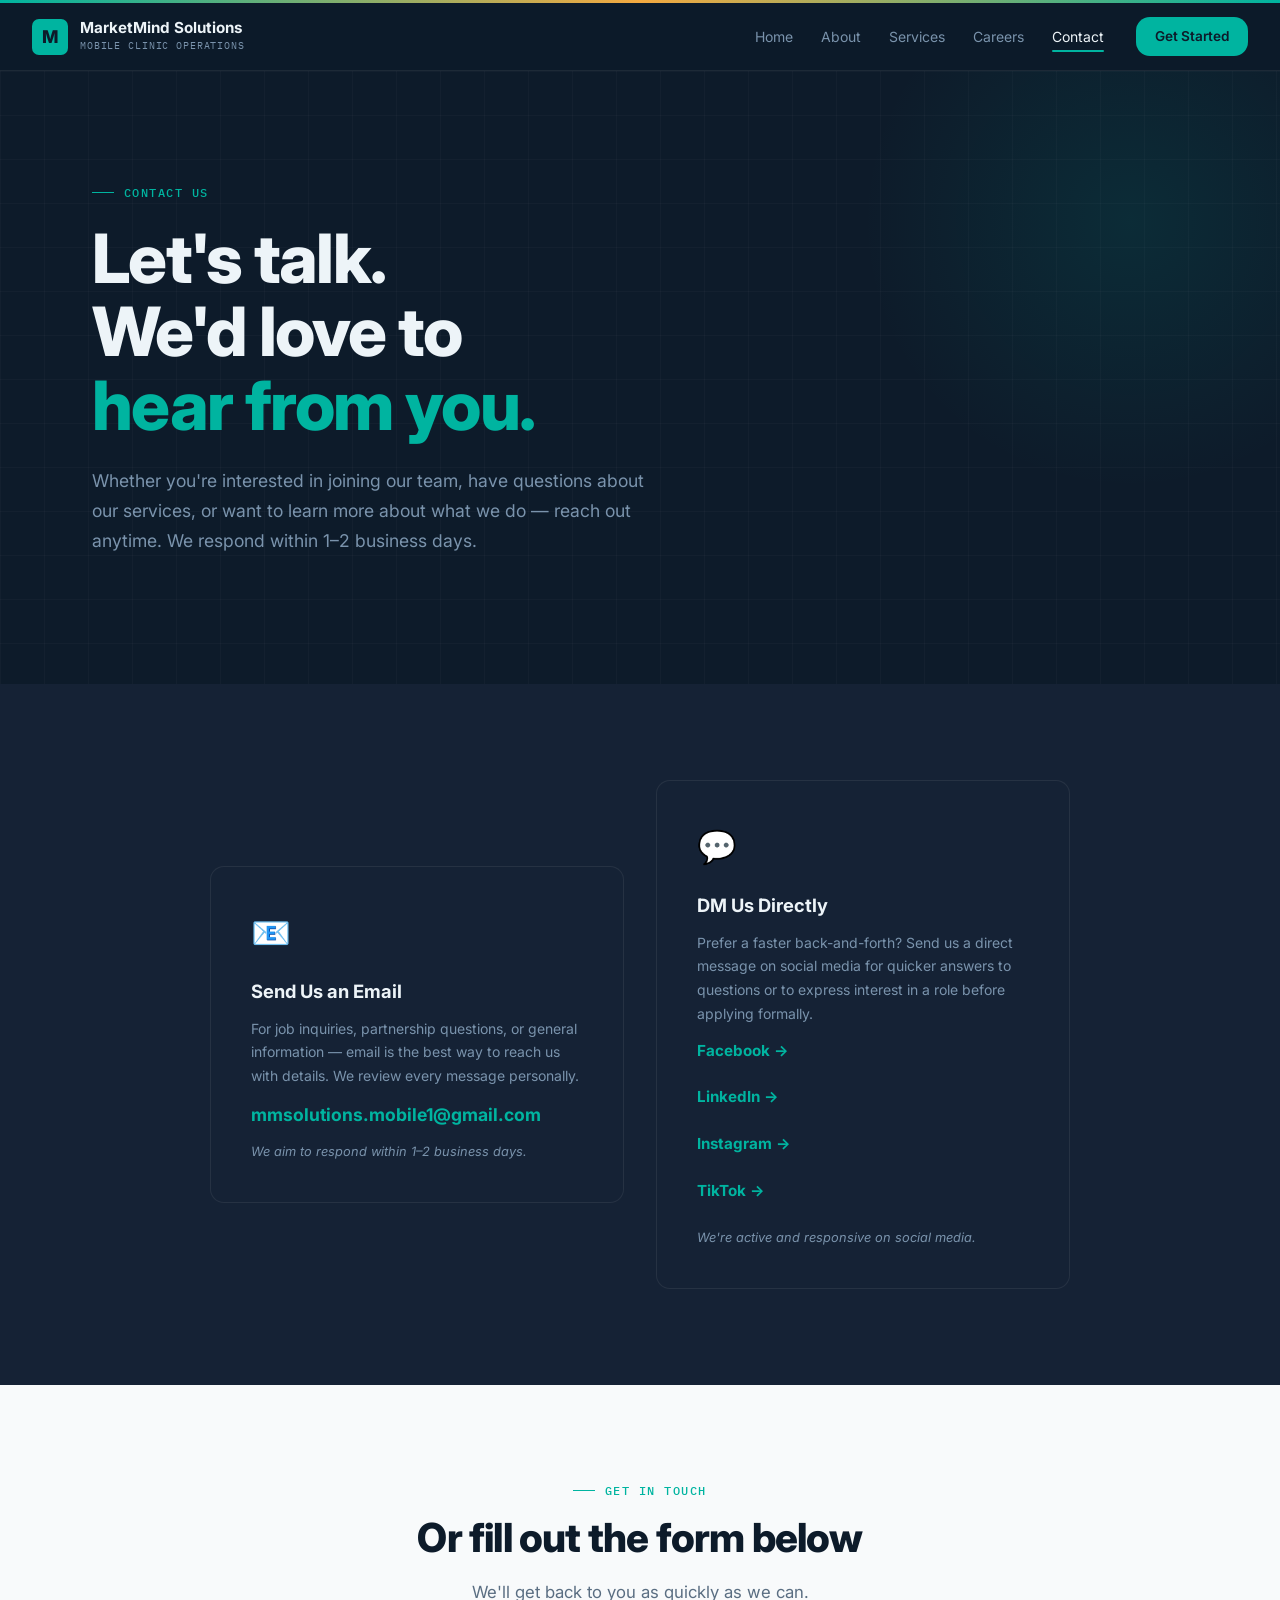
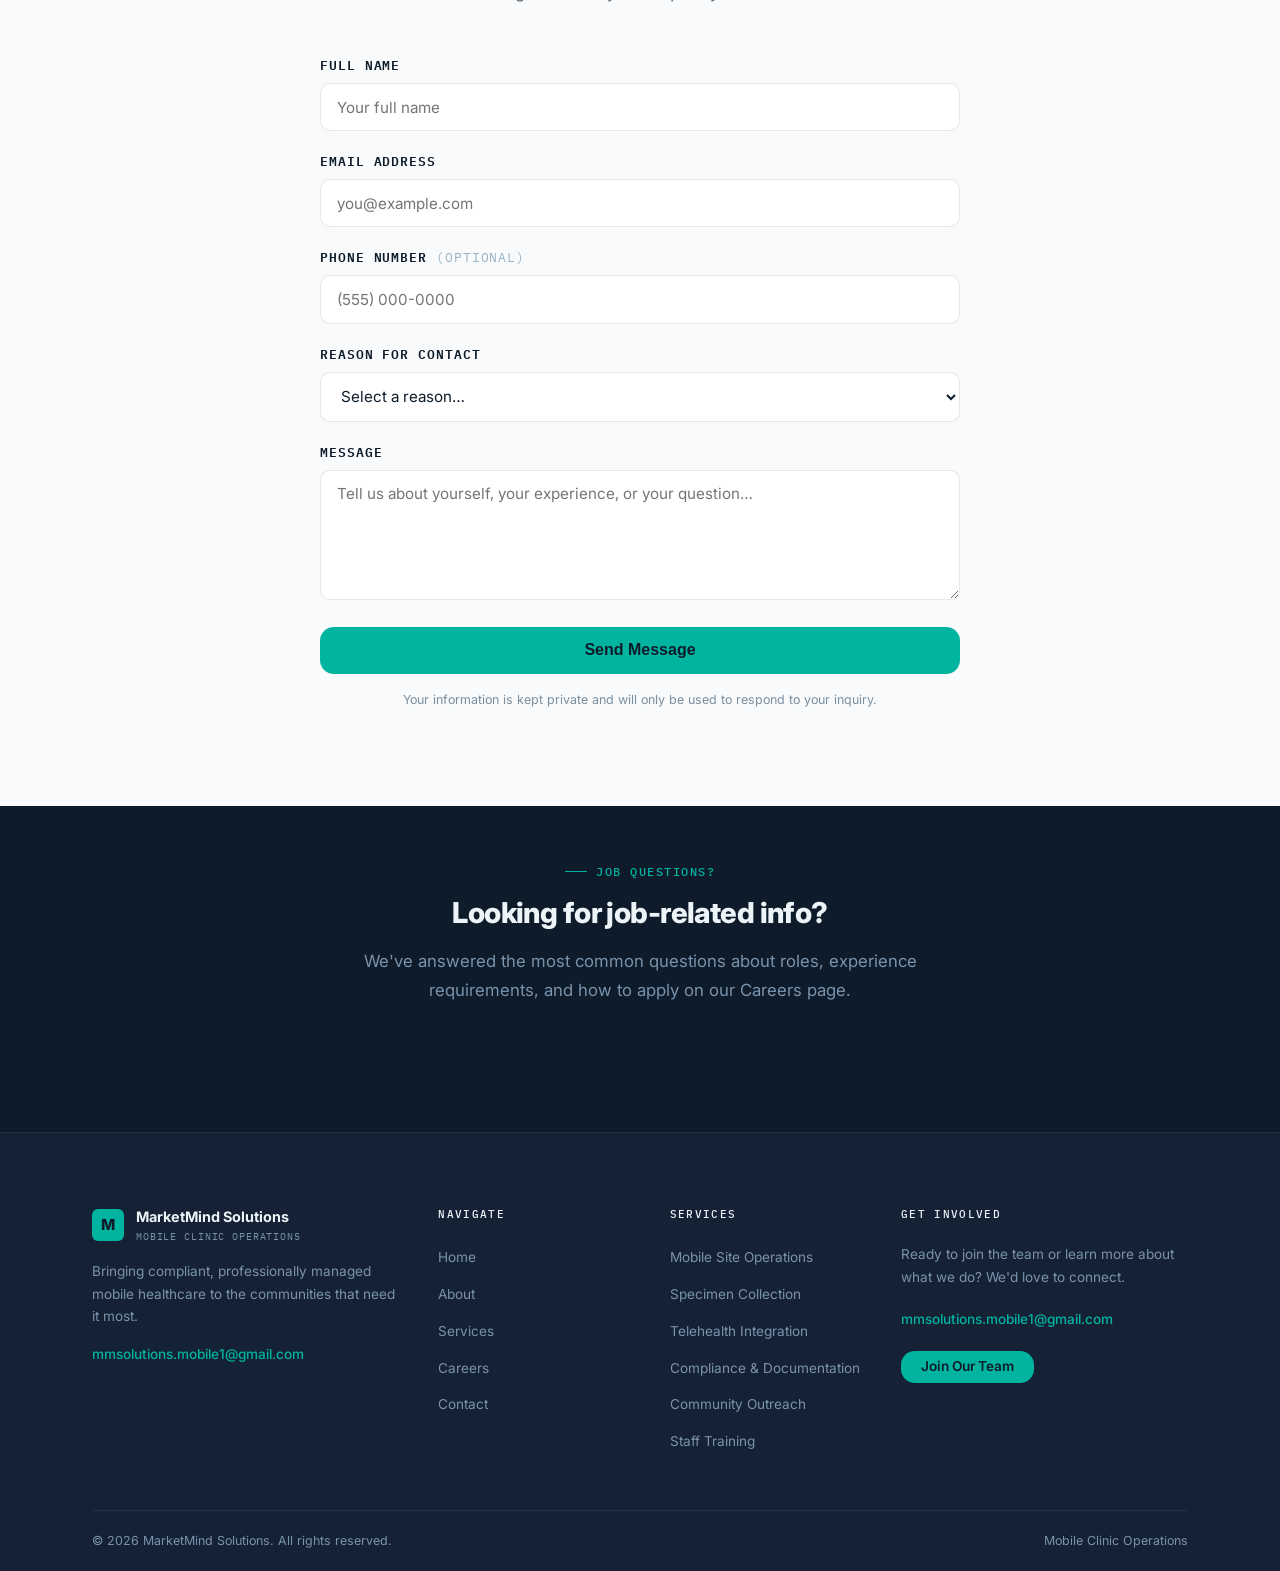
<file: contact.html>
<!DOCTYPE html>
<html lang="en">
<head>
  <meta charset="UTF-8" />
  <meta name="viewport" content="width=device-width, initial-scale=1.0" />
  <meta name="description" content="Contact MarketMind Solutions — reach out about job inquiries, partnerships, or general questions about our mobile clinic operations." />
  <title>Contact | MarketMind Solutions</title>
  <link rel="stylesheet" href="styles.css" />
</head>
<body>

  <div class="top-bar"></div>

  <nav class="nav">
    <a href="index.html" class="nav-logo">
      <div class="nav-logo-icon">M</div>
      <div>
        <div class="nav-logo-name">MarketMind Solutions</div>
        <div class="nav-logo-sub">Mobile Clinic Operations</div>
      </div>
    </a>
    <div class="nav-right">
      <ul class="nav-links">
        <li><a href="index.html">Home</a></li>
        <li><a href="about.html">About</a></li>
        <li><a href="services.html">Services</a></li>
        <li><a href="careers.html">Careers</a></li>
        <li><a href="contact.html" class="active">Contact</a></li>
      </ul>
      <a href="contact.html" class="btn-nav">Get Started</a>
    </div>
    <button class="hamburger" id="hamburger" aria-label="Open menu">
      <span></span><span></span><span></span>
    </button>
  </nav>

  <div class="nav-mobile" id="mobileNav">
    <a href="index.html">Home</a>
    <a href="about.html">About</a>
    <a href="services.html">Services</a>
    <a href="careers.html">Careers</a>
    <a href="contact.html" class="active">Contact</a>
    <a href="contact.html" class="btn-nav">Get Started</a>
  </div>

  <main class="page-top">

    <!-- ==========================================
         SECTION 1 — HERO
    =========================================== -->
    <section class="section-dark grid-texture hero">
      <div class="glow glow-tr"></div>
      <div class="container">
        <div class="eyebrow hero-eyebrow reveal">Contact Us</div>
        <h1 class="hero-headline reveal">
          Let's talk.<br>We'd love to<br><span class="text-teal">hear from you.</span>
        </h1>
        <p class="hero-sub reveal">
          Whether you're interested in joining our team, have questions about our services, or want to learn more about what we do — reach out anytime. We respond within 1–2 business days.
        </p>
      </div>
    </section>

    <!-- ==========================================
         SECTION 2 — CONTACT OPTIONS
    =========================================== -->
    <section class="section-dark-alt section-pad">
      <div class="container">
        <div class="grid-2" style="max-width:860px; margin:0 auto; gap:2rem;">

          <div class="contact-option-card reveal">
            <div class="contact-option-icon">📧</div>
            <div class="contact-option-title">Send Us an Email</div>
            <div class="contact-option-desc">For job inquiries, partnership questions, or general information — email is the best way to reach us with details. We review every message personally.</div>
            <a href="mailto:mmsolutions.mobile1@gmail.com" class="contact-option-email">mmsolutions.mobile1@gmail.com</a>
            <div class="contact-option-note">We aim to respond within 1–2 business days.</div>
          </div>

          <div class="contact-option-card reveal">
            <div class="contact-option-icon">💬</div>
            <div class="contact-option-title">DM Us Directly</div>
            <div class="contact-option-desc">Prefer a faster back-and-forth? Send us a direct message on social media for quicker answers to questions or to express interest in a role before applying formally.</div>
            <!-- Instagram & TikTok: add here once accounts are live -->
            <div style="display:flex; flex-direction:column; gap:0.6rem; margin-bottom:0.75rem;">
              <a href="https://www.facebook.com/profile.php?id=61591374486582" class="contact-option-email" target="_blank" rel="noopener" style="font-size:0.95rem;">Facebook →</a>
              <a href="https://www.linkedin.com/company/market-mind-solution" class="contact-option-email" target="_blank" rel="noopener" style="font-size:0.95rem;">LinkedIn →</a>
              <a href="https://www.instagram.com/mmsolutions.mobile1" class="contact-option-email" target="_blank" rel="noopener" style="font-size:0.95rem;">Instagram →</a>
              <a href="https://www.tiktok.com/@market.mind.solut" class="contact-option-email" target="_blank" rel="noopener" style="font-size:0.95rem;">TikTok →</a>
            </div>
            <div class="contact-option-note">We're active and responsive on social media.</div>
          </div>

        </div>
      </div>
    </section>

    <!-- ==========================================
         SECTION 3 — CONTACT FORM
    =========================================== -->
    <section class="section-light section-pad">
      <div class="container">
        <div class="text-center">
          <div class="eyebrow reveal" style="justify-content:center;">Get In Touch</div>
          <h2 class="section-title reveal">Or fill out the form below</h2>
          <p class="section-intro reveal">We'll get back to you as quickly as we can.</p>
        </div>

        <div class="contact-form-wrapper">
          <form
            action="https://formspree.io/f/maqgdgrl"
            method="POST"
            id="contactForm"
          >
            <!-- Redirect after successful submission -->
            <input type="hidden" name="_next" value="https://mmsolutionsmobile.com/contact.html?sent=true" />
            <!-- Subject line for the email notification -->
            <input type="hidden" name="_subject" value="New message from mmsolutionsmobile.com" />

            <div class="form-row reveal">
              <label for="name">Full Name</label>
              <input type="text" id="name" name="name" placeholder="Your full name" required />
            </div>

            <div class="form-row reveal">
              <label for="email">Email Address</label>
              <input type="email" id="email" name="email" placeholder="you@example.com" required />
            </div>

            <div class="form-row reveal">
              <label for="phone">Phone Number <span style="font-weight:400;color:#9ab3c4;">(optional)</span></label>
              <input type="tel" id="phone" name="phone" placeholder="(555) 000-0000" />
            </div>

            <div class="form-row reveal">
              <label for="reason">Reason for Contact</label>
              <select id="reason" name="reason" required>
                <option value="" disabled selected>Select a reason…</option>
                <option value="Job Inquiry">Job Inquiry</option>
                <option value="Partnership">Partnership</option>
                <option value="General Question">General Question</option>
                <option value="Other">Other</option>
              </select>
            </div>

            <div class="form-row reveal">
              <label for="message">Message</label>
              <textarea id="message" name="message" placeholder="Tell us about yourself, your experience, or your question…" required></textarea>
            </div>

            <div class="reveal">
              <button type="submit" class="btn btn-primary form-btn">Send Message</button>
            </div>

            <p class="form-privacy reveal">
              Your information is kept private and will only be used to respond to your inquiry.
            </p>
          </form>

          <!-- Success / error messages (shown by JS) -->
          <div id="formSuccess" style="display:none; margin-top:1.5rem; padding:1.25rem 1.75rem; background:rgba(0,180,160,0.1); border:1px solid rgba(0,180,160,0.25); border-radius:var(--radius); text-align:center;">
            <strong style="color:var(--teal); font-size:1.05rem;">Message sent! ✓</strong>
            <p style="font-size:0.875rem; color:#5a6e82; margin-top:0.4rem;">Thanks for reaching out — we'll be in touch within 1–2 business days.</p>
          </div>
        </div>
      </div>
    </section>

    <!-- ==========================================
         SECTION 4 — FAQ TEASER
    =========================================== -->
    <section class="section-dark section-pad-sm">
      <div class="container text-center">
        <div class="eyebrow reveal" style="justify-content:center;">Job Questions?</div>
        <h2 class="section-title reveal" style="font-size:1.8rem;">Looking for job-related info?</h2>
        <p class="section-intro reveal" style="margin-bottom:2rem;">
          We've answered the most common questions about roles, experience requirements, and how to apply on our Careers page.
        </p>
        <a href="careers.html" class="btn btn-primary reveal">Visit Our Careers Page</a>
      </div>
    </section>

  </main>

  <footer class="footer">
    <div class="container">
      <div class="footer-grid">
        <div>
          <a href="index.html" class="footer-logo-wrap">
            <div class="footer-logo-icon">M</div>
            <div>
              <div style="font-size:0.9rem;font-weight:700;color:var(--text-light);">MarketMind Solutions</div>
              <div style="font-family:'IBM Plex Mono',monospace;font-size:0.6rem;color:var(--text-slate);text-transform:uppercase;letter-spacing:0.09em;">Mobile Clinic Operations</div>
            </div>
          </a>
          <p class="footer-tagline">Bringing compliant, professionally managed mobile healthcare to the communities that need it most.</p>
          <a href="mailto:mmsolutions.mobile1@gmail.com" class="footer-email">mmsolutions.mobile1@gmail.com</a>
        </div>
        <div>
          <div class="footer-col-title">Navigate</div>
          <ul class="footer-links">
            <li><a href="index.html">Home</a></li>
            <li><a href="about.html">About</a></li>
            <li><a href="services.html">Services</a></li>
            <li><a href="careers.html">Careers</a></li>
            <li><a href="contact.html">Contact</a></li>
          </ul>
        </div>
        <div>
          <div class="footer-col-title">Services</div>
          <ul class="footer-links">
            <li><a href="services.html">Mobile Site Operations</a></li>
            <li><a href="services.html">Specimen Collection</a></li>
            <li><a href="services.html">Telehealth Integration</a></li>
            <li><a href="services.html">Compliance &amp; Documentation</a></li>
            <li><a href="services.html">Community Outreach</a></li>
            <li><a href="services.html">Staff Training</a></li>
          </ul>
        </div>
        <div>
          <div class="footer-col-title">Get Involved</div>
          <p class="footer-contact-blurb">Ready to join the team or learn more about what we do? We'd love to connect.</p>
          <a href="mailto:mmsolutions.mobile1@gmail.com" class="footer-email" style="display:block;margin-bottom:1.25rem;">mmsolutions.mobile1@gmail.com</a>
          <a href="careers.html" class="btn btn-primary" style="font-size:0.85rem;padding:0.6rem 1.25rem;">Join Our Team</a>
        </div>
      </div>
      <div class="footer-bottom">
        <span>&copy; 2026 MarketMind Solutions. All rights reserved.</span>
        <span>Mobile Clinic Operations</span>
      </div>
    </div>
  </footer>

  <script>
    // Hamburger menu
    const hamburger = document.getElementById('hamburger');
    const mobileNav = document.getElementById('mobileNav');
    hamburger.addEventListener('click', () => {
      hamburger.classList.toggle('open');
      mobileNav.classList.toggle('open');
    });

    // Scroll reveal
    const reveals = document.querySelectorAll('.reveal');
    const observer = new IntersectionObserver((entries) => {
      entries.forEach((entry, i) => {
        if (entry.isIntersecting) {
          setTimeout(() => entry.target.classList.add('visible'), i * 60);
          observer.unobserve(entry.target);
        }
      });
    }, { threshold: 0.1 });
    reveals.forEach(el => observer.observe(el));

    // Show success message if redirected back after Formspree submission
    if (window.location.search.includes('sent=true')) {
      document.getElementById('contactForm').style.display = 'none';
      document.getElementById('formSuccess').style.display = 'block';
    }
  </script>

</body>
</html>
</file>
<file: styles.css>
/* ============================================================
   MarketMind Solutions — Shared Stylesheet
   mmsolutionsmobile.com
   ============================================================ */

@import url('https://fonts.googleapis.com/css2?family=Inter:wght@400;500;600;700;800&family=IBM+Plex+Mono:wght@400;500&display=swap');

/* ---- CSS Variables ---- */
:root {
  --bg-primary:    #0D1B2A;
  --bg-secondary:  #152235;
  --teal:          #00B4A0;
  --gold:          #F4A940;
  --text-light:    #EDF4F8;
  --text-slate:    #7A93AC;
  --bg-light:      #F8FAFB;
  --border-dark:   rgba(255,255,255,0.07);
  --border-light:  rgba(0,0,0,0.09);
  --radius:        14px;
  --ease:          0.25s ease;
  --shadow-card:   0 4px 24px rgba(0,0,0,0.25);
}

/* ---- Reset ---- */
*, *::before, *::after { box-sizing: border-box; margin: 0; padding: 0; }

html { scroll-behavior: smooth; }

body {
  font-family: 'Inter', sans-serif;
  background: var(--bg-primary);
  color: var(--text-light);
  line-height: 1.65;
  -webkit-font-smoothing: antialiased;
}

a { text-decoration: none; color: inherit; }
img { max-width: 100%; display: block; }
ul { list-style: none; }

/* ============================================================
   TOP GRADIENT BAR
   ============================================================ */
.top-bar {
  height: 3px;
  background: linear-gradient(to right, var(--teal), var(--gold), var(--teal));
  position: fixed;
  top: 0; left: 0; right: 0;
  z-index: 1001;
}

/* ============================================================
   NAVIGATION
   ============================================================ */
.nav {
  position: fixed;
  top: 3px; left: 0; right: 0;
  z-index: 1000;
  height: 68px;
  padding: 0 2rem;
  display: flex;
  align-items: center;
  justify-content: space-between;
  background: rgba(13,27,42,0.88);
  backdrop-filter: blur(14px);
  -webkit-backdrop-filter: blur(14px);
  border-bottom: 1px solid var(--border-dark);
}

.nav-logo {
  display: flex;
  align-items: center;
  gap: 0.75rem;
  text-decoration: none;
}

.nav-logo-icon {
  width: 36px; height: 36px;
  background: var(--teal);
  border-radius: 7px;
  display: flex;
  align-items: center;
  justify-content: center;
  font-weight: 800;
  font-size: 1.1rem;
  color: var(--bg-primary);
  flex-shrink: 0;
}

.nav-logo-name {
  font-size: 0.95rem;
  font-weight: 700;
  color: var(--text-light);
  line-height: 1.2;
}

.nav-logo-sub {
  font-family: 'IBM Plex Mono', monospace;
  font-size: 0.6rem;
  color: var(--text-slate);
  text-transform: uppercase;
  letter-spacing: 0.09em;
}

.nav-right {
  display: flex;
  align-items: center;
  gap: 2rem;
}

.nav-links {
  display: flex;
  align-items: center;
  gap: 1.75rem;
}

.nav-links a {
  font-size: 0.875rem;
  color: var(--text-slate);
  transition: color var(--ease);
  position: relative;
  padding-bottom: 3px;
}

.nav-links a:hover { color: var(--text-light); }

.nav-links a.active {
  color: var(--text-light);
}

.nav-links a.active::after {
  content: '';
  position: absolute;
  bottom: -4px; left: 0; right: 0;
  height: 2px;
  background: var(--teal);
  border-radius: 2px;
}

.btn-nav {
  background: var(--teal);
  color: var(--bg-primary);
  padding: 0.5rem 1.2rem;
  border-radius: var(--radius);
  font-size: 0.85rem;
  font-weight: 600;
  transition: opacity var(--ease), transform var(--ease);
  white-space: nowrap;
}

.btn-nav:hover { opacity: 0.88; transform: translateY(-1px); }

/* Hamburger */
.hamburger {
  display: none;
  flex-direction: column;
  gap: 5px;
  cursor: pointer;
  background: none;
  border: none;
  padding: 4px;
}

.hamburger span {
  display: block;
  width: 22px; height: 2px;
  background: var(--text-light);
  border-radius: 2px;
  transition: transform var(--ease), opacity var(--ease);
}

.hamburger.open span:nth-child(1) { transform: translateY(7px) rotate(45deg); }
.hamburger.open span:nth-child(2) { opacity: 0; }
.hamburger.open span:nth-child(3) { transform: translateY(-7px) rotate(-45deg); }

.nav-mobile {
  display: none;
  position: fixed;
  top: 71px; left: 0; right: 0;
  background: var(--bg-secondary);
  border-bottom: 1px solid var(--border-dark);
  z-index: 999;
  padding: 1.5rem 2rem;
  flex-direction: column;
  gap: 1.25rem;
}

.nav-mobile.open { display: flex; }

.nav-mobile a {
  font-size: 1rem;
  color: var(--text-slate);
  transition: color var(--ease);
}

.nav-mobile a:hover, .nav-mobile a.active { color: var(--text-light); }

.nav-mobile .btn-nav { width: fit-content; }

/* ============================================================
   LAYOUT UTILITIES
   ============================================================ */
.page-top { padding-top: 71px; }

.container {
  max-width: 1160px;
  margin: 0 auto;
  padding: 0 2rem;
}

.section-pad   { padding: 6rem 0; }
.section-pad-sm { padding: 3.5rem 0; }

/* Sections */
.section-dark     { background: var(--bg-primary); position: relative; overflow: hidden; }
.section-dark-alt { background: var(--bg-secondary); position: relative; overflow: hidden; }
.section-light    { background: var(--bg-light); color: var(--bg-primary); position: relative; }

/* Grid texture on dark sections */
.grid-texture::before {
  content: '';
  position: absolute;
  inset: 0;
  background-image:
    linear-gradient(rgba(255,255,255,0.022) 1px, transparent 1px),
    linear-gradient(90deg, rgba(255,255,255,0.022) 1px, transparent 1px);
  background-size: 44px 44px;
  pointer-events: none;
  z-index: 0;
}

.grid-texture > * { position: relative; z-index: 1; }

/* Glow blob */
.glow {
  position: absolute;
  width: 540px; height: 540px;
  background: radial-gradient(circle, rgba(0,180,160,0.11) 0%, transparent 70%);
  border-radius: 50%;
  pointer-events: none;
  z-index: 0;
}

.glow-tr { top: -120px; right: -120px; }
.glow-tl { top: -120px; left: -120px; }
.glow-br { bottom: -120px; right: -120px; }

/* Text utilities */
.text-center { text-align: center; }
.text-teal   { color: var(--teal); }
.text-gold   { color: var(--gold); }
.text-slate  { color: var(--text-slate); }

/* ============================================================
   TYPOGRAPHY
   ============================================================ */
.eyebrow {
  font-family: 'IBM Plex Mono', monospace;
  font-size: 0.72rem;
  font-weight: 500;
  text-transform: uppercase;
  letter-spacing: 0.13em;
  color: var(--teal);
  display: flex;
  align-items: center;
  gap: 0.6rem;
  margin-bottom: 1rem;
}

.eyebrow::before {
  content: '';
  display: inline-block;
  width: 22px; height: 1px;
  background: var(--teal);
}

.section-title {
  font-size: clamp(1.9rem, 3.8vw, 2.5rem);
  font-weight: 800;
  line-height: 1.12;
  letter-spacing: -0.02em;
  color: var(--text-light);
  margin-bottom: 1.1rem;
}

.section-light .section-title { color: var(--bg-primary); }

.section-intro {
  font-size: 1.05rem;
  color: var(--text-slate);
  max-width: 580px;
  margin-bottom: 3rem;
  line-height: 1.7;
}

.section-light .section-intro { color: #5a6e82; }
.text-center .section-intro { margin-left: auto; margin-right: auto; }

.badge {
  display: inline-flex;
  align-items: center;
  gap: 0.45rem;
  background: rgba(0,180,160,0.13);
  color: var(--teal);
  border: 1px solid rgba(0,180,160,0.28);
  font-family: 'IBM Plex Mono', monospace;
  font-size: 0.68rem;
  font-weight: 500;
  text-transform: uppercase;
  letter-spacing: 0.1em;
  padding: 0.35rem 0.9rem;
  border-radius: 100px;
  margin-bottom: 1.25rem;
}

.badge::before {
  content: '';
  width: 6px; height: 6px;
  background: var(--teal);
  border-radius: 50%;
  animation: pulse 2s ease-in-out infinite;
}

@keyframes pulse {
  0%, 100% { opacity: 1; transform: scale(1); }
  50%       { opacity: 0.6; transform: scale(0.85); }
}

/* ============================================================
   BUTTONS
   ============================================================ */
.btn {
  display: inline-flex;
  align-items: center;
  gap: 0.45rem;
  padding: 0.78rem 1.75rem;
  border-radius: var(--radius);
  font-size: 0.92rem;
  font-weight: 600;
  cursor: pointer;
  border: none;
  transition: transform var(--ease), opacity var(--ease), border-color var(--ease), color var(--ease);
  text-decoration: none;
  line-height: 1;
}

.btn:hover { transform: translateY(-2px); }

.btn-primary {
  background: var(--teal);
  color: var(--bg-primary);
}

.btn-primary:hover { opacity: 0.88; }

.btn-outline {
  background: transparent;
  border: 2px solid rgba(255,255,255,0.22);
  color: var(--text-light);
}

.btn-outline:hover { border-color: var(--teal); color: var(--teal); }

.btn-outline-dark {
  background: transparent;
  border: 2px solid rgba(13,27,42,0.2);
  color: var(--bg-primary);
}

.btn-outline-dark:hover { border-color: var(--teal); color: var(--teal); }

.btn-group {
  display: flex;
  gap: 1rem;
  flex-wrap: wrap;
  align-items: center;
}

/* ============================================================
   CARDS
   ============================================================ */
.card {
  background: var(--bg-secondary);
  border: 1px solid var(--border-dark);
  border-radius: var(--radius);
  padding: 1.75rem;
  transition: transform var(--ease), border-color var(--ease);
}

.card:hover { transform: translateY(-3px); border-color: var(--teal); }

.card-light {
  background: #fff;
  border: 1px solid var(--border-light);
  border-radius: var(--radius);
  padding: 1.75rem;
  transition: transform var(--ease), box-shadow var(--ease);
  box-shadow: 0 2px 12px rgba(0,0,0,0.06);
}

.card-light:hover { transform: translateY(-3px); box-shadow: 0 10px 30px rgba(0,0,0,0.1); }

.card-icon {
  width: 46px; height: 46px;
  background: rgba(0,180,160,0.13);
  border-radius: 10px;
  display: flex;
  align-items: center;
  justify-content: center;
  font-size: 1.3rem;
  margin-bottom: 1rem;
  flex-shrink: 0;
}

.card-title {
  font-size: 1.05rem;
  font-weight: 700;
  color: var(--text-light);
  margin-bottom: 0.5rem;
  line-height: 1.3;
}

.card-light .card-title { color: var(--bg-primary); }

.card-desc {
  font-size: 0.875rem;
  color: var(--text-slate);
  line-height: 1.65;
}

.card-light .card-desc { color: #5a6e82; }

/* ============================================================
   GRID LAYOUTS
   ============================================================ */
.grid-2 { display: grid; grid-template-columns: repeat(2,1fr); gap: 3rem; align-items: center; }
.grid-3 { display: grid; grid-template-columns: repeat(3,1fr); gap: 1.5rem; }
.grid-4 { display: grid; grid-template-columns: repeat(4,1fr); gap: 2rem; }

/* ============================================================
   HERO — SHARED
   ============================================================ */
.hero {
  padding: 7rem 0 5.5rem;
  position: relative;
  overflow: hidden;
}

.hero-eyebrow { margin-bottom: 1.25rem; }

.hero-headline {
  font-size: clamp(2.6rem, 6vw, 4.25rem);
  font-weight: 800;
  line-height: 1.08;
  letter-spacing: -0.025em;
  color: var(--text-light);
  margin-bottom: 1.5rem;
  max-width: 720px;
}

.hero-sub {
  font-size: 1.1rem;
  color: var(--text-slate);
  max-width: 560px;
  line-height: 1.7;
  margin-bottom: 2.5rem;
}

/* ============================================================
   HOME — STATS BAR
   ============================================================ */
.stats-bar {
  padding: 2.5rem 0;
  border-top: 1px solid var(--border-dark);
  border-bottom: 1px solid var(--border-dark);
}

.stats-grid {
  display: grid;
  grid-template-columns: repeat(4,1fr);
  gap: 0;
}

.stat-item {
  text-align: center;
  padding: 1rem 1.5rem;
  border-right: 1px solid var(--border-dark);
}

.stat-item:last-child { border-right: none; }

.stat-number {
  font-size: 2.2rem;
  font-weight: 800;
  color: var(--teal);
  line-height: 1;
  margin-bottom: 0.4rem;
  letter-spacing: -0.02em;
}

.stat-label {
  font-size: 0.8rem;
  color: var(--text-slate);
  font-family: 'IBM Plex Mono', monospace;
  text-transform: uppercase;
  letter-spacing: 0.08em;
}

/* ============================================================
   HOME — HOW IT WORKS
   ============================================================ */
.steps-wrapper {
  display: grid;
  grid-template-columns: repeat(4,1fr);
  gap: 0;
  position: relative;
  margin-top: 3rem;
}

.steps-connector {
  position: absolute;
  top: 28px;
  left: calc(12.5% + 18px);
  right: calc(12.5% + 18px);
  height: 2px;
  background: linear-gradient(to right, var(--teal), var(--gold));
  z-index: 0;
}

.step {
  text-align: center;
  padding: 0 1.25rem;
  position: relative;
  z-index: 1;
}

.step-circle {
  width: 56px; height: 56px;
  border-radius: 50%;
  display: flex;
  align-items: center;
  justify-content: center;
  font-size: 1.2rem;
  font-weight: 800;
  margin: 0 auto 1.25rem;
  border: 3px solid;
}

.step-circle.teal {
  background: rgba(0,180,160,0.12);
  border-color: var(--teal);
  color: var(--teal);
}

.step-circle.gold {
  background: rgba(244,169,64,0.12);
  border-color: var(--gold);
  color: var(--gold);
}

.step-title {
  font-size: 0.95rem;
  font-weight: 700;
  color: var(--bg-primary);
  margin-bottom: 0.5rem;
}

.step-desc {
  font-size: 0.825rem;
  color: #5a6e82;
  line-height: 1.6;
}

/* ============================================================
   HOME — HIRING CTA BANNER
   ============================================================ */
.cta-banner {
  border: 1px solid var(--teal);
  border-radius: var(--radius);
  padding: 3rem 3.5rem;
  display: flex;
  align-items: center;
  justify-content: space-between;
  gap: 2rem;
  background: var(--bg-secondary);
  box-shadow: 0 0 40px rgba(0,180,160,0.1);
  position: relative;
  overflow: hidden;
}

.cta-banner::before {
  content: '';
  position: absolute;
  top: -60px; right: -60px;
  width: 200px; height: 200px;
  background: radial-gradient(circle, rgba(0,180,160,0.12) 0%, transparent 70%);
  border-radius: 50%;
  pointer-events: none;
}

.cta-banner-left .badge { margin-bottom: 0.85rem; }

.cta-banner-headline {
  font-size: 1.55rem;
  font-weight: 800;
  color: var(--text-light);
  margin-bottom: 0.65rem;
  letter-spacing: -0.02em;
  line-height: 1.2;
}

.cta-banner-desc {
  font-size: 0.9rem;
  color: var(--text-slate);
  max-width: 420px;
  line-height: 1.65;
}

.cta-banner-right {
  display: flex;
  flex-direction: column;
  gap: 0.75rem;
  flex-shrink: 0;
}

/* ============================================================
   ABOUT — MISSION CARDS
   ============================================================ */
.mission-stat-card {
  background: var(--bg-secondary);
  border: 1px solid var(--border-dark);
  border-radius: var(--radius);
  padding: 1.5rem 1.75rem;
  margin-bottom: 1rem;
}

.mission-stat-card:last-child { margin-bottom: 0; }

.mission-stat-value {
  font-size: 1.4rem;
  font-weight: 800;
  margin-bottom: 0.35rem;
  letter-spacing: -0.01em;
}

.mission-stat-desc {
  font-size: 0.85rem;
  color: var(--text-slate);
}

/* ============================================================
   ABOUT — VALUES
   ============================================================ */
.value-block {
  text-align: center;
  padding: 1.5rem 1rem;
}

.value-emoji {
  font-size: 2rem;
  margin-bottom: 0.85rem;
}

.value-title {
  font-size: 1rem;
  font-weight: 700;
  color: var(--text-light);
  margin-bottom: 0.5rem;
}

.value-desc {
  font-size: 0.85rem;
  color: var(--text-slate);
  line-height: 1.65;
}

/* ============================================================
   SERVICES — ALTERNATING LAYOUT
   ============================================================ */
.service-block {
  display: grid;
  grid-template-columns: 1fr 1fr;
  gap: 4rem;
  align-items: center;
  padding: 4rem 0;
  border-bottom: 1px solid var(--border-dark);
}

.service-block:last-child { border-bottom: none; }

.service-block.reverse { direction: rtl; }
.service-block.reverse > * { direction: ltr; }

.service-icon-large {
  width: 64px; height: 64px;
  background: rgba(0,180,160,0.13);
  border-radius: 14px;
  display: flex;
  align-items: center;
  justify-content: center;
  font-size: 1.8rem;
  margin-bottom: 1.25rem;
}

.service-title {
  font-size: 1.45rem;
  font-weight: 800;
  color: var(--text-light);
  margin-bottom: 0.85rem;
  letter-spacing: -0.01em;
}

.service-desc {
  font-size: 0.95rem;
  color: var(--text-slate);
  line-height: 1.7;
  margin-bottom: 1.5rem;
}

.service-points {
  display: flex;
  flex-direction: column;
  gap: 0.5rem;
}

.service-points li {
  font-size: 0.875rem;
  color: var(--text-slate);
  display: flex;
  align-items: center;
  gap: 0.6rem;
}

.service-points li::before {
  content: '';
  width: 6px; height: 6px;
  background: var(--teal);
  border-radius: 50%;
  flex-shrink: 0;
}

.service-visual {
  border-radius: var(--radius);
  height: 300px;
  overflow: hidden;
  border: 1px solid var(--border-dark);
}

.service-visual img {
  width: 100%;
  height: 100%;
  object-fit: cover;
  display: block;
  transition: transform 0.4s ease;
}

.service-visual:hover img {
  transform: scale(1.03);
}

/* ============================================================
   SERVICES — STANDARDS BAR
   ============================================================ */
.standards-grid {
  display: grid;
  grid-template-columns: repeat(3,1fr);
  gap: 2rem;
}

.standard-block {
  padding: 2rem;
  border: 1px solid var(--border-light);
  border-radius: var(--radius);
  background: #fff;
  box-shadow: 0 2px 12px rgba(0,0,0,0.06);
}

.standard-title {
  font-size: 1.15rem;
  font-weight: 800;
  color: var(--teal);
  margin-bottom: 0.5rem;
  letter-spacing: -0.01em;
}

.standard-desc {
  font-size: 0.875rem;
  color: #5a6e82;
  line-height: 1.65;
}

/* ============================================================
   CAREERS — REQUIREMENTS CARD
   ============================================================ */
.requirements-card {
  background: var(--bg-secondary);
  border: 1px solid var(--border-dark);
  border-top: 3px solid var(--teal);
  border-radius: var(--radius);
  padding: 2rem;
}

.requirements-card h4 {
  font-size: 1rem;
  font-weight: 700;
  color: var(--text-light);
  margin-bottom: 1.25rem;
}

.requirements-card li {
  font-size: 0.875rem;
  color: var(--text-slate);
  display: flex;
  align-items: flex-start;
  gap: 0.65rem;
  margin-bottom: 0.75rem;
  line-height: 1.55;
}

.requirements-card li::before {
  content: '✓';
  color: var(--teal);
  font-weight: 700;
  font-size: 0.85rem;
  flex-shrink: 0;
  margin-top: 1px;
}

/* ============================================================
   CAREERS — WHAT YOU'LL DO
   ============================================================ */
.role-card {
  background: var(--bg-secondary);
  border: 1px solid var(--border-dark);
  border-radius: var(--radius);
  padding: 2rem;
  transition: transform var(--ease), border-color var(--ease);
}

.role-card:hover { transform: translateY(-3px); border-color: var(--teal); }

.role-num {
  font-family: 'IBM Plex Mono', monospace;
  font-size: 0.75rem;
  color: var(--teal);
  font-weight: 500;
  letter-spacing: 0.1em;
  margin-bottom: 0.85rem;
}

.role-title {
  font-size: 1.05rem;
  font-weight: 700;
  color: var(--text-light);
  margin-bottom: 0.6rem;
}

.role-desc {
  font-size: 0.875rem;
  color: var(--text-slate);
  line-height: 1.65;
}

/* ============================================================
   CAREERS — WHAT WE OFFER
   ============================================================ */
.offer-block {
  text-align: center;
  padding: 1.5rem 1rem;
}

.offer-icon {
  font-size: 1.8rem;
  margin-bottom: 0.85rem;
}

.offer-title {
  font-size: 1rem;
  font-weight: 700;
  color: var(--text-light);
  margin-bottom: 0.5rem;
}

.offer-desc {
  font-size: 0.875rem;
  color: var(--text-slate);
  line-height: 1.65;
}

/* ============================================================
   CAREERS — HOW TO APPLY
   ============================================================ */
.apply-card {
  background: #fff;
  border: 1px solid var(--border-light);
  border-radius: var(--radius);
  padding: 2.5rem;
  text-align: center;
  box-shadow: 0 2px 12px rgba(0,0,0,0.06);
  transition: transform var(--ease), box-shadow var(--ease);
}

.apply-card:hover { transform: translateY(-3px); box-shadow: 0 10px 30px rgba(0,0,0,0.1); }

.apply-icon { font-size: 2rem; margin-bottom: 1rem; }

.apply-title {
  font-size: 1.1rem;
  font-weight: 700;
  color: var(--bg-primary);
  margin-bottom: 0.65rem;
}

.apply-contact {
  font-size: 1.1rem;
  font-weight: 700;
  color: var(--teal);
  display: block;
  margin-bottom: 0.75rem;
  word-break: break-all;
}

.apply-desc {
  font-size: 0.875rem;
  color: #5a6e82;
  line-height: 1.65;
}

.apply-note {
  margin-top: 2rem;
  padding: 1.25rem 1.75rem;
  background: rgba(0,180,160,0.07);
  border-radius: var(--radius);
  border: 1px solid rgba(0,180,160,0.15);
  font-size: 0.85rem;
  color: #5a6e82;
  text-align: center;
  line-height: 1.65;
}

/* ============================================================
   CAREERS — FAQ
   ============================================================ */
.faq-item {
  border-bottom: 1px solid var(--border-dark);
  padding: 1.5rem 0;
}

.faq-item:first-child { border-top: 1px solid var(--border-dark); }

.faq-q {
  font-size: 0.975rem;
  font-weight: 700;
  color: var(--text-light);
  margin-bottom: 0.6rem;
}

.faq-a {
  font-size: 0.875rem;
  color: var(--text-slate);
  line-height: 1.7;
}

/* ============================================================
   CONTACT — OPTIONS
   ============================================================ */
.contact-option-card {
  background: var(--bg-secondary);
  border: 1px solid var(--border-dark);
  border-radius: var(--radius);
  padding: 2.5rem;
  transition: transform var(--ease), border-color var(--ease);
}

.contact-option-card:hover { transform: translateY(-3px); border-color: var(--teal); }

.contact-option-icon { font-size: 2rem; margin-bottom: 1rem; }

.contact-option-title {
  font-size: 1.15rem;
  font-weight: 700;
  color: var(--text-light);
  margin-bottom: 0.65rem;
}

.contact-option-email {
  font-size: 1.1rem;
  font-weight: 700;
  color: var(--teal);
  display: block;
  margin-bottom: 0.75rem;
  word-break: break-all;
}

.contact-option-desc {
  font-size: 0.875rem;
  color: var(--text-slate);
  line-height: 1.7;
  margin-bottom: 0.75rem;
}

.contact-option-note {
  font-size: 0.8rem;
  color: var(--text-slate);
  font-style: italic;
}

/* ============================================================
   CONTACT — FORM
   ============================================================ */
.contact-form-wrapper {
  max-width: 640px;
  margin: 0 auto;
}

.form-row { margin-bottom: 1.25rem; }

.form-row label {
  display: block;
  font-size: 0.82rem;
  font-weight: 600;
  color: var(--bg-primary);
  margin-bottom: 0.4rem;
  text-transform: uppercase;
  letter-spacing: 0.07em;
  font-family: 'IBM Plex Mono', monospace;
}

.form-row input,
.form-row select,
.form-row textarea {
  width: 100%;
  padding: 0.85rem 1rem;
  border: 1.5px solid var(--border-light);
  border-radius: 10px;
  font-size: 0.95rem;
  font-family: 'Inter', sans-serif;
  background: #fff;
  color: var(--bg-primary);
  transition: border-color var(--ease), box-shadow var(--ease);
  outline: none;
}

.form-row input:focus,
.form-row select:focus,
.form-row textarea:focus {
  border-color: var(--teal);
  box-shadow: 0 0 0 3px rgba(0,180,160,0.12);
}

.form-row textarea { resize: vertical; min-height: 130px; }

.form-row select { cursor: pointer; }

.form-btn { width: 100%; justify-content: center; padding: 0.95rem; font-size: 1rem; }

.form-privacy {
  text-align: center;
  font-size: 0.78rem;
  color: #7a8fa0;
  margin-top: 1rem;
}

/* ============================================================
   FOOTER
   ============================================================ */
.footer {
  background: var(--bg-secondary);
  border-top: 1px solid var(--border-dark);
  padding: 4.5rem 0 0;
}

.footer-grid {
  display: grid;
  grid-template-columns: 1.6fr 1fr 1fr 1.5fr;
  gap: 2.5rem;
  padding-bottom: 3.5rem;
  border-bottom: 1px solid var(--border-dark);
}

.footer-logo-wrap {
  display: flex;
  align-items: center;
  gap: 0.75rem;
  margin-bottom: 1rem;
  text-decoration: none;
}

.footer-logo-icon {
  width: 32px; height: 32px;
  background: var(--teal);
  border-radius: 6px;
  display: flex;
  align-items: center;
  justify-content: center;
  font-weight: 800;
  font-size: 0.95rem;
  color: var(--bg-primary);
  flex-shrink: 0;
}

.footer-tagline {
  font-size: 0.85rem;
  color: var(--text-slate);
  line-height: 1.65;
  margin-bottom: 0.75rem;
}

.footer-email {
  font-size: 0.85rem;
  color: var(--teal);
  font-weight: 500;
  transition: opacity var(--ease);
}

.footer-email:hover { opacity: 0.8; }

.footer-col-title {
  font-family: 'IBM Plex Mono', monospace;
  font-size: 0.7rem;
  font-weight: 500;
  text-transform: uppercase;
  letter-spacing: 0.12em;
  color: var(--text-light);
  margin-bottom: 1.25rem;
}

.footer-links { display: flex; flex-direction: column; gap: 0.65rem; }

.footer-links a {
  font-size: 0.85rem;
  color: var(--text-slate);
  transition: color var(--ease);
}

.footer-links a:hover { color: var(--teal); }

.footer-contact-blurb {
  font-size: 0.85rem;
  color: var(--text-slate);
  line-height: 1.65;
  margin-bottom: 1.25rem;
}

.footer-bottom {
  padding: 1.25rem 0;
  display: flex;
  align-items: center;
  justify-content: space-between;
  font-size: 0.78rem;
  color: var(--text-slate);
}

/* ============================================================
   SCROLL REVEAL
   ============================================================ */
.reveal {
  opacity: 0;
  transform: translateY(22px);
  transition: opacity 0.55s ease, transform 0.55s ease;
}

.reveal.visible {
  opacity: 1;
  transform: translateY(0);
}

@media (prefers-reduced-motion: reduce) {
  .reveal { opacity: 1; transform: none; }
}

/* ============================================================
   RESPONSIVE
   ============================================================ */
@media (max-width: 1000px) {
  .grid-4 { grid-template-columns: repeat(2,1fr); }
  .stats-grid { grid-template-columns: repeat(2,1fr); }
  .stat-item { border-right: none; border-bottom: 1px solid var(--border-dark); }
  .stat-item:nth-child(odd) { border-right: 1px solid var(--border-dark); }
  .stat-item:last-child, .stat-item:nth-last-child(2) { border-bottom: none; }
  .steps-wrapper { grid-template-columns: repeat(2,1fr); gap: 2rem; }
  .steps-connector { display: none; }
  .service-block { grid-template-columns: 1fr; gap: 2rem; }
  .service-block.reverse { direction: ltr; }
  .footer-grid { grid-template-columns: repeat(2,1fr); }
  .cta-banner { flex-direction: column; text-align: center; padding: 2.5rem; }
  .cta-banner-right { flex-direction: row; justify-content: center; }
}

@media (max-width: 680px) {
  .nav-right { display: none; }
  .hamburger { display: flex; }

  .hero-headline { font-size: 2.2rem; }
  .grid-2, .grid-3, .grid-4 { grid-template-columns: 1fr; }
  .stats-grid { grid-template-columns: 1fr 1fr; }
  .steps-wrapper { grid-template-columns: 1fr; }
  .standards-grid { grid-template-columns: 1fr; }
  .footer-grid { grid-template-columns: 1fr; }
  .footer-bottom { flex-direction: column; gap: 0.35rem; text-align: center; }
  .section-pad { padding: 4rem 0; }
  .btn-group { flex-direction: column; align-items: flex-start; }
  .cta-banner { padding: 2rem; }
  .cta-banner-right { flex-direction: column; }
}
</file>
